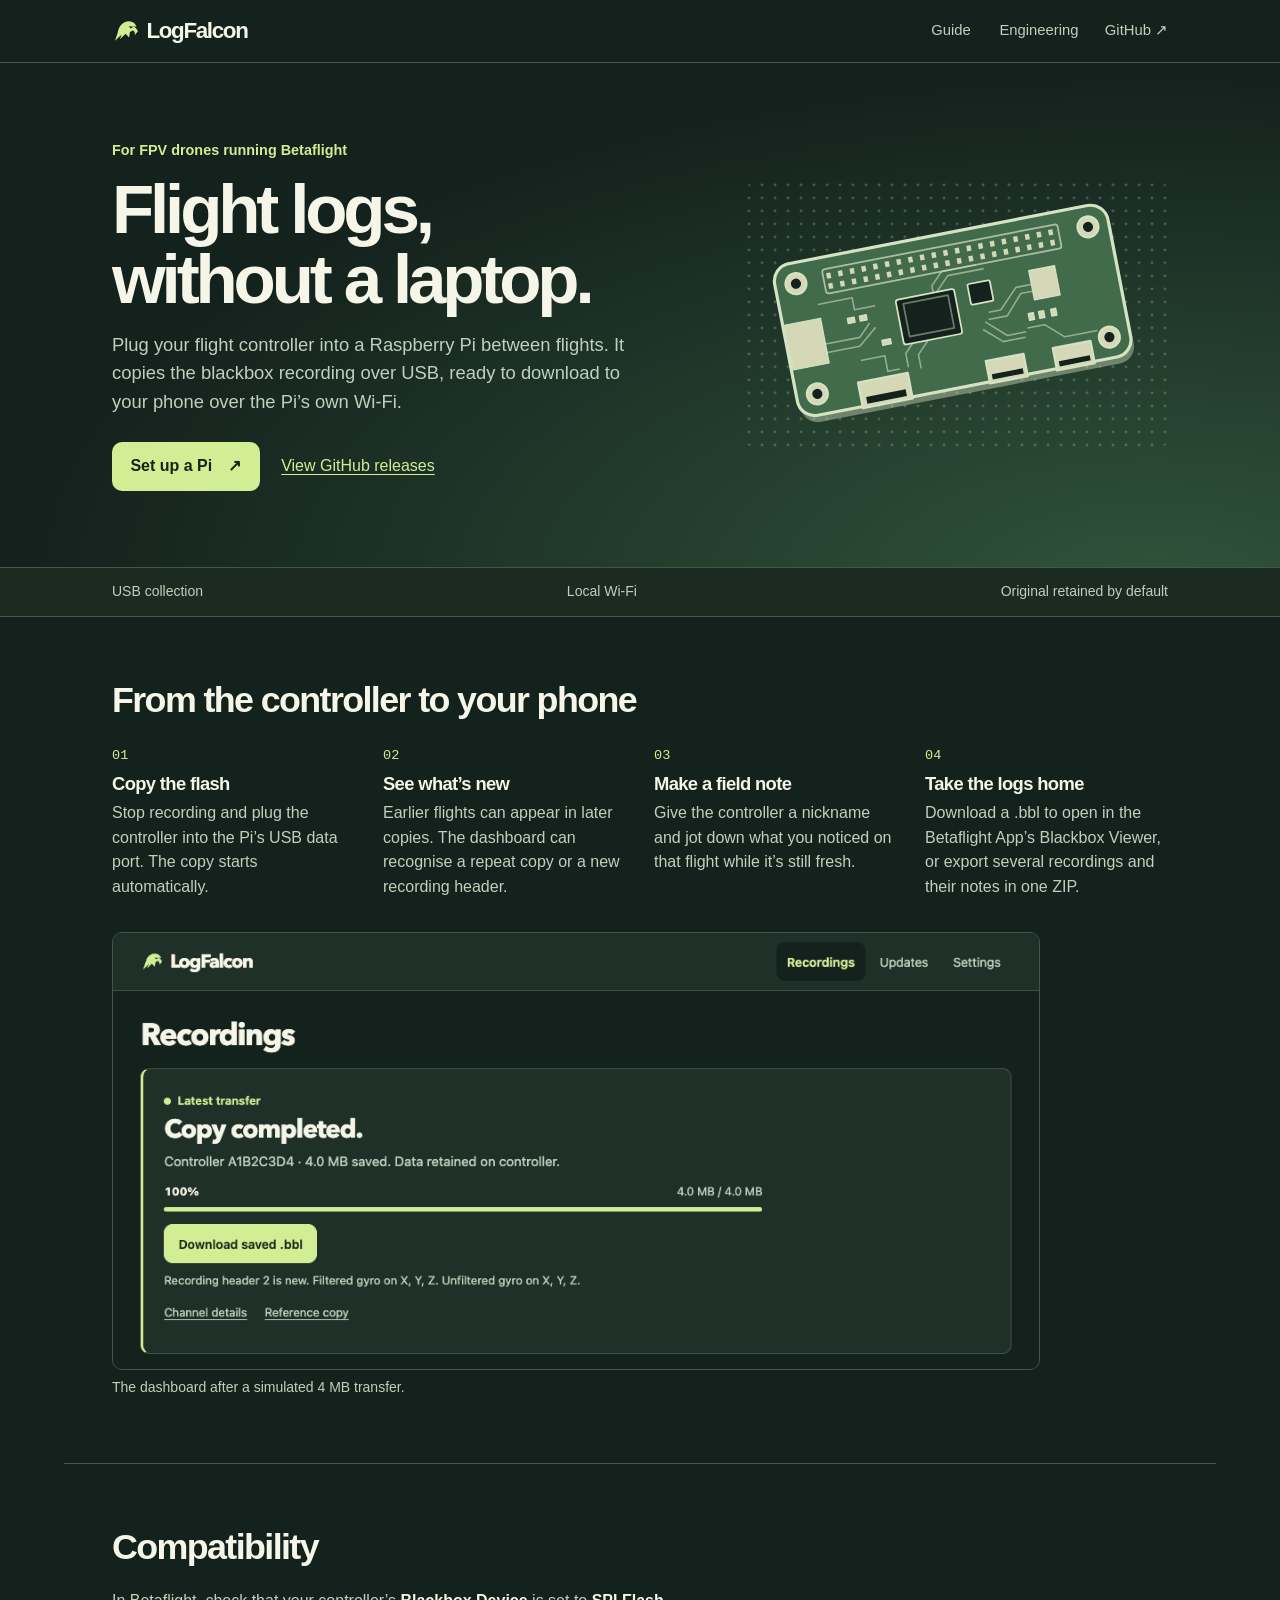
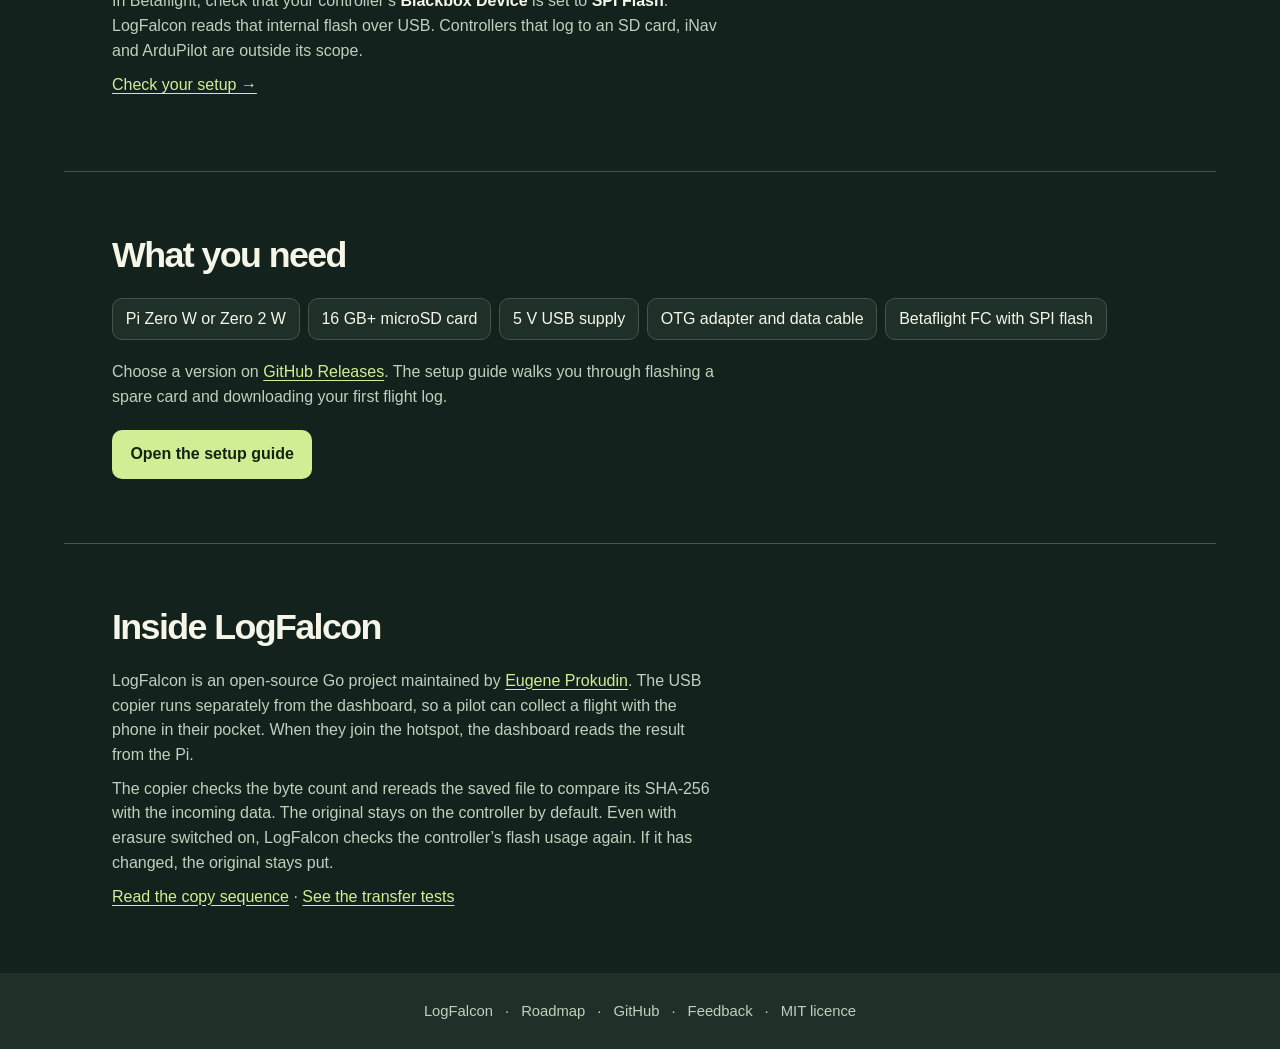
<file: docs/index.html>
<!DOCTYPE html>
<html lang="en">
<head>
  <meta charset="UTF-8">
  <meta name="viewport" content="width=device-width, initial-scale=1.0">
  <meta name="description" content="Collect blackbox logs from FPV drones running Betaflight. Copy them to a Raspberry Pi over USB and download them to your phone between flights.">
  <title>LogFalcon — Drone blackbox collection</title>
  <meta name="theme-color" content="#14221d">
  <link rel="icon" type="image/svg+xml" href="assets/favicon.svg">
  <link rel="stylesheet" href="styles.css">
</head>
<body>
  <nav aria-label="Main navigation">
    <a class="brand" href="index.html" aria-current="page"><img src="assets/logfalcon-mark.svg" width="28" height="28" alt="">LogFalcon</a>
    <div class="nav-right">
      <a class="nav-link" href="guide.html">Guide</a>
      <a class="nav-link" href="#engineering">Engineering</a>
      <a class="nav-link" href="https://github.com/proeugene/logfalcon">GitHub ↗</a>
    </div>
  </nav>
  <main>
    <section class="hero">
      <div class="hero-inner">
        <div class="hero-copy">
          <p class="eyebrow">For FPV drones running Betaflight</p>
          <h1>Flight logs,<br>without a laptop.</h1>
          <p class="hero-sub">Plug your flight controller into a Raspberry Pi between flights. It copies the blackbox recording over USB, ready to download to your phone over the Pi’s own Wi-Fi.</p>
          <div class="ctas">
            <a href="guide.html#setup" class="btn-primary">Set up a Pi <span aria-hidden="true">↗</span></a>
            <a href="https://github.com/proeugene/logfalcon/releases" class="text-link">View GitHub releases</a>
          </div>
        </div>
        <div class="board-plate"><img src="images/pi-zero.svg" width="224" height="130" alt="Illustration of a Pi Zero board with its two micro-USB ports"></div>
      </div>
      <ul class="hero-facts" aria-label="Collection features"><li>USB collection</li><li>Local Wi-Fi</li><li>Original retained by default</li></ul>
    </section>
    <section id="procedure" class="section">
      <h2 class="section-label">From the controller to your phone</h2>
      <div class="steps">
        <div class="step"><span class="step-num">01</span><h3 class="step-title">Copy the flash</h3><p class="step-body">Stop recording and plug the controller into the Pi’s USB data port. The copy starts automatically.</p></div>
        <div class="step"><span class="step-num">02</span><h3 class="step-title">See what’s new</h3><p class="step-body">Earlier flights can appear in later copies. The dashboard can recognise a repeat copy or a new recording header.</p></div>
        <div class="step"><span class="step-num">03</span><h3 class="step-title">Make a field note</h3><p class="step-body">Give the controller a nickname and jot down what you noticed on that flight while it’s still fresh.</p></div>
        <div class="step"><span class="step-num">04</span><h3 class="step-title">Take the logs home</h3><p class="step-body">Download a .bbl to open in the Betaflight App’s Blackbox Viewer, or export several recordings and their notes in one ZIP.</p></div>
      </div>
      <figure class="dashboard-preview">
        <a href="images/dashboard-preview.png" aria-label="View the sample dashboard at full size">
          <img src="images/dashboard-preview.png" width="1040" height="490" loading="lazy" alt="Completed copy showing 4 MB saved, data retained on the controller and a Download saved .bbl button">
        </a>
        <figcaption>The dashboard after a simulated 4 MB transfer.</figcaption>
      </figure>
    </section>
    <section class="section" id="compatibility">
      <h2 class="section-label">Compatibility</h2>
      <div class="compatibility-copy">
        <p>In Betaflight, check that your controller’s <strong>Blackbox Device</strong> is set to <strong>SPI Flash</strong>. LogFalcon reads that internal flash over USB. Controllers that log to an SD card, iNav and ArduPilot are outside its scope.</p>
      </div>
      <a class="text-link" href="guide.html#compatibility">Check your setup →</a>
    </section>
    <section class="section" id="setup">
      <h2 class="section-label">What you need</h2>
      <ul class="equipment-list">
        <li>Pi Zero W or Zero 2 W</li><li>16 GB+ microSD card</li><li>5 V USB supply</li><li>OTG adapter and data cable</li><li>Betaflight FC with SPI flash</li>
      </ul>
      <p class="section-intro">Choose a version on <a href="https://github.com/proeugene/logfalcon/releases">GitHub Releases</a>. The setup guide walks you through flashing a spare card and downloading your first flight log.</p>
      <a class="btn-primary" href="guide.html#setup">Open the setup guide</a>
    </section>
    <section class="section" id="engineering">
      <h2 class="section-label">Inside LogFalcon</h2>
      <div class="compatibility-copy">
        <p>LogFalcon is an open-source Go project maintained by <a href="https://github.com/proeugene">Eugene Prokudin</a>. The USB copier runs separately from the dashboard, so a pilot can collect a flight with the phone in their pocket. When they join the hotspot, the dashboard reads the result from the Pi.</p>
        <p>The copier checks the byte count and rereads the saved file to compare its SHA-256 with the incoming data. The original stays on the controller by default. Even with erasure switched on, LogFalcon checks the controller’s flash usage again. If it has changed, the original stays put.</p>
        <p><a href="https://github.com/proeugene/logfalcon/blob/main/docs/ARCHITECTURE.md#copy-and-recovery-ordering">Read the copy sequence</a> · <a href="https://github.com/proeugene/logfalcon/blob/main/internal/sync/transfer_test.go">See the transfer tests</a></p>
      </div>
    </section>
  </main>
  <footer>
    <span>LogFalcon</span><span class="footer-sep">·</span>
    <a href="roadmap.html">Roadmap</a><span class="footer-sep">·</span>
    <a href="https://github.com/proeugene/logfalcon">GitHub</a><span class="footer-sep">·</span>
    <a href="https://github.com/proeugene/logfalcon/issues">Feedback</a><span class="footer-sep">·</span>
    <a href="https://github.com/proeugene/logfalcon/blob/main/LICENSE">MIT licence</a>
  </footer>
</body>
</html>
</file>
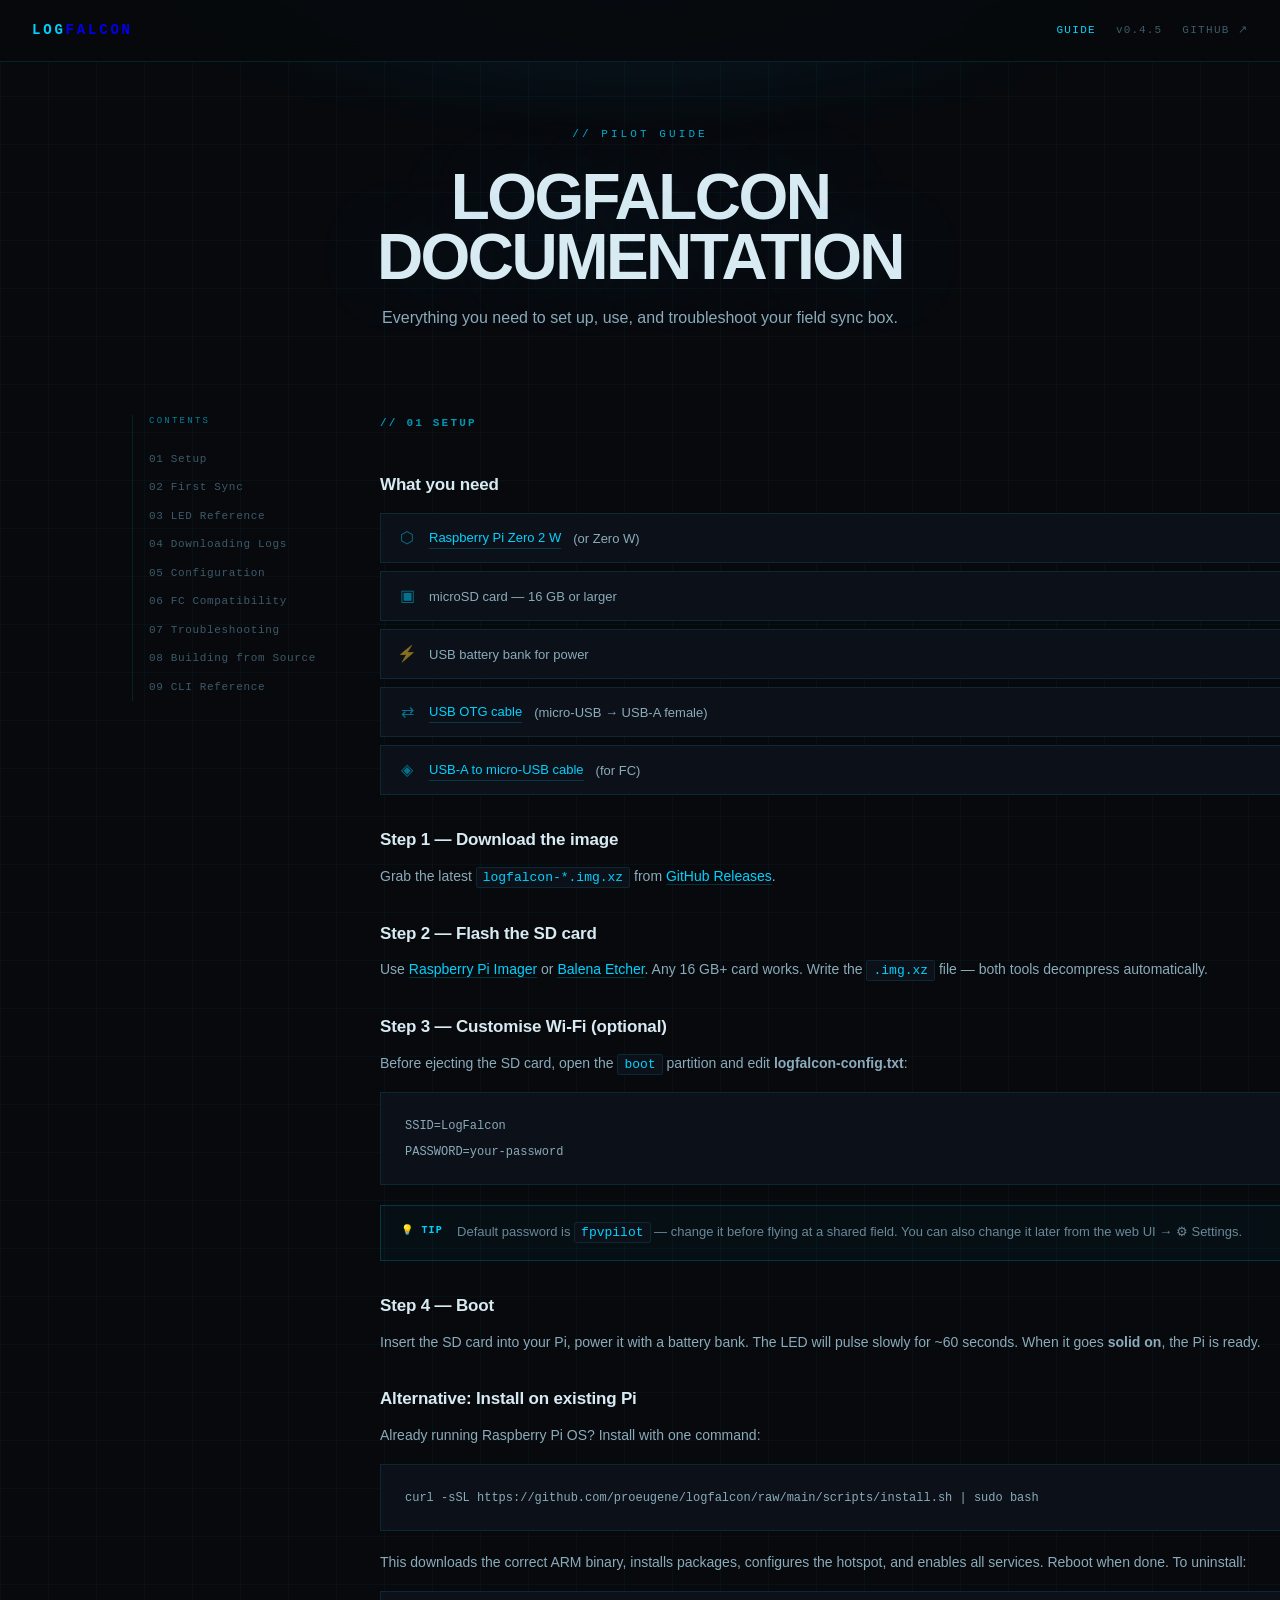
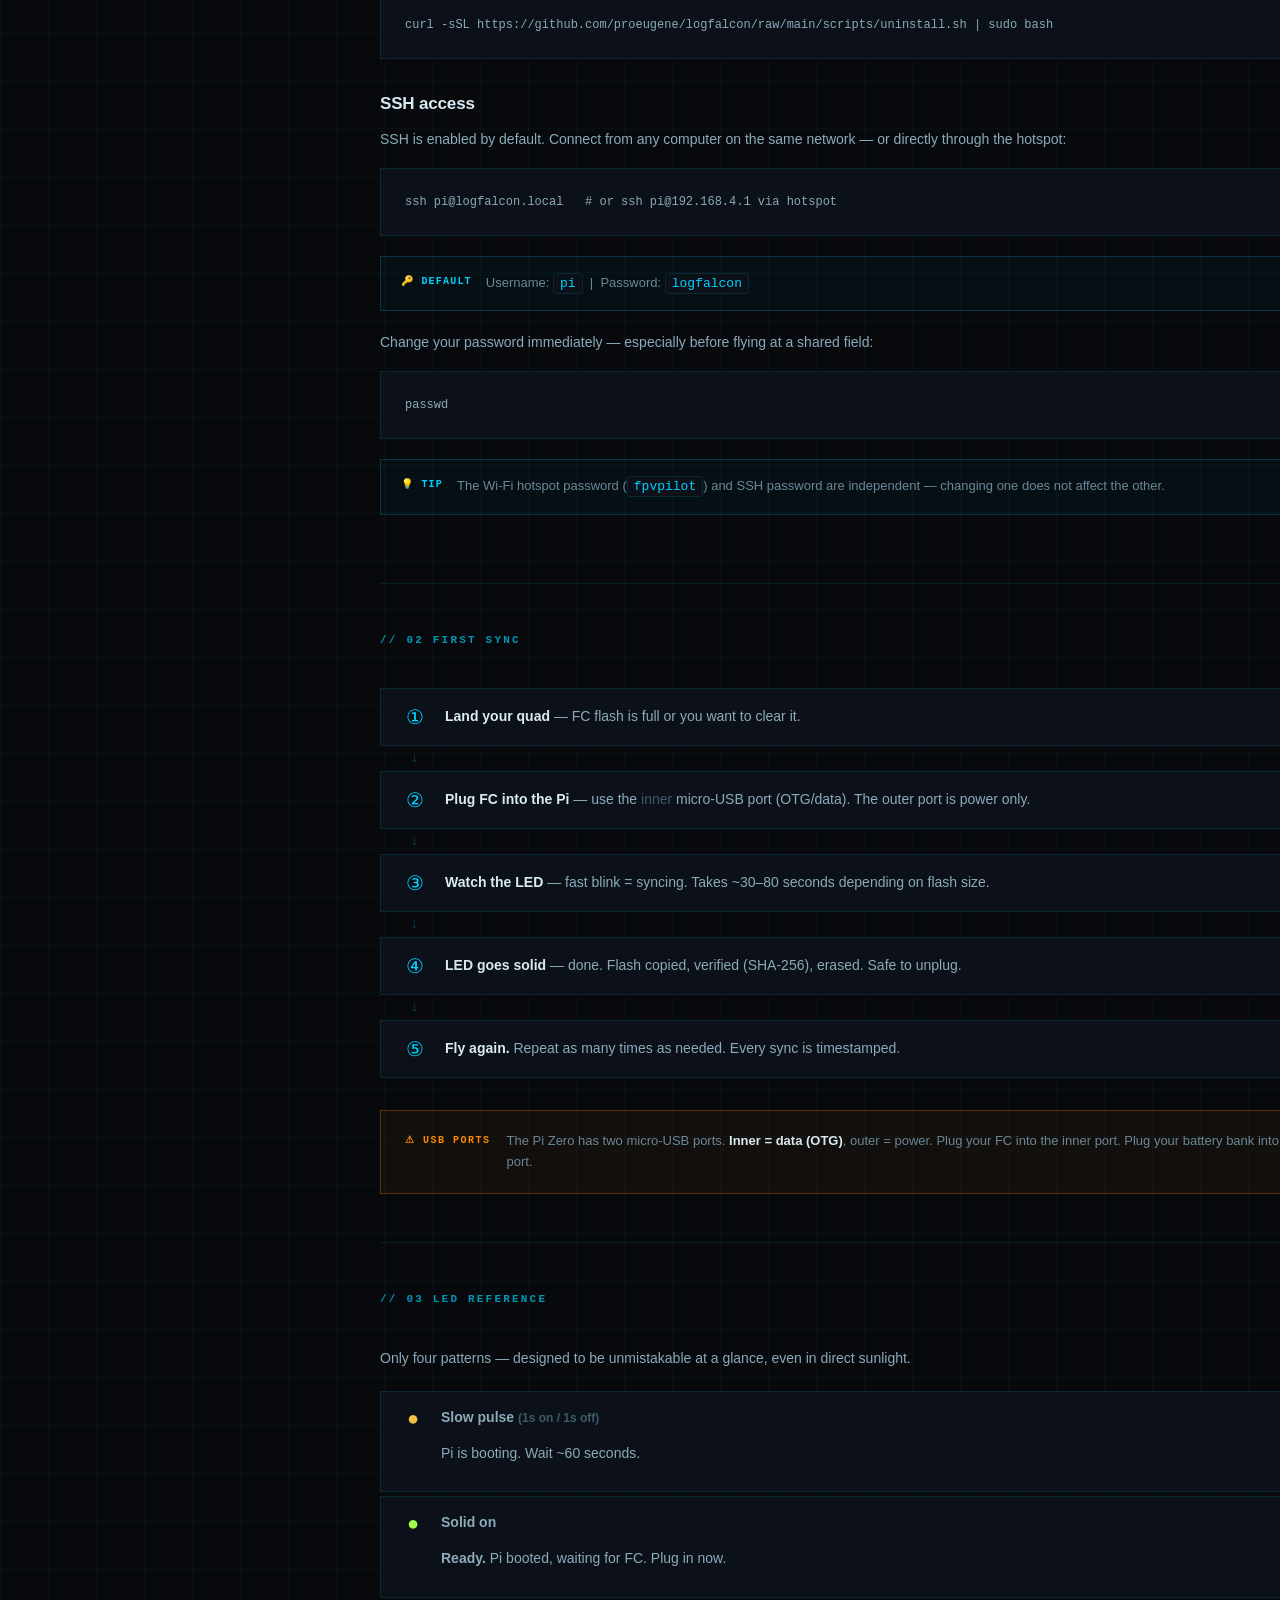
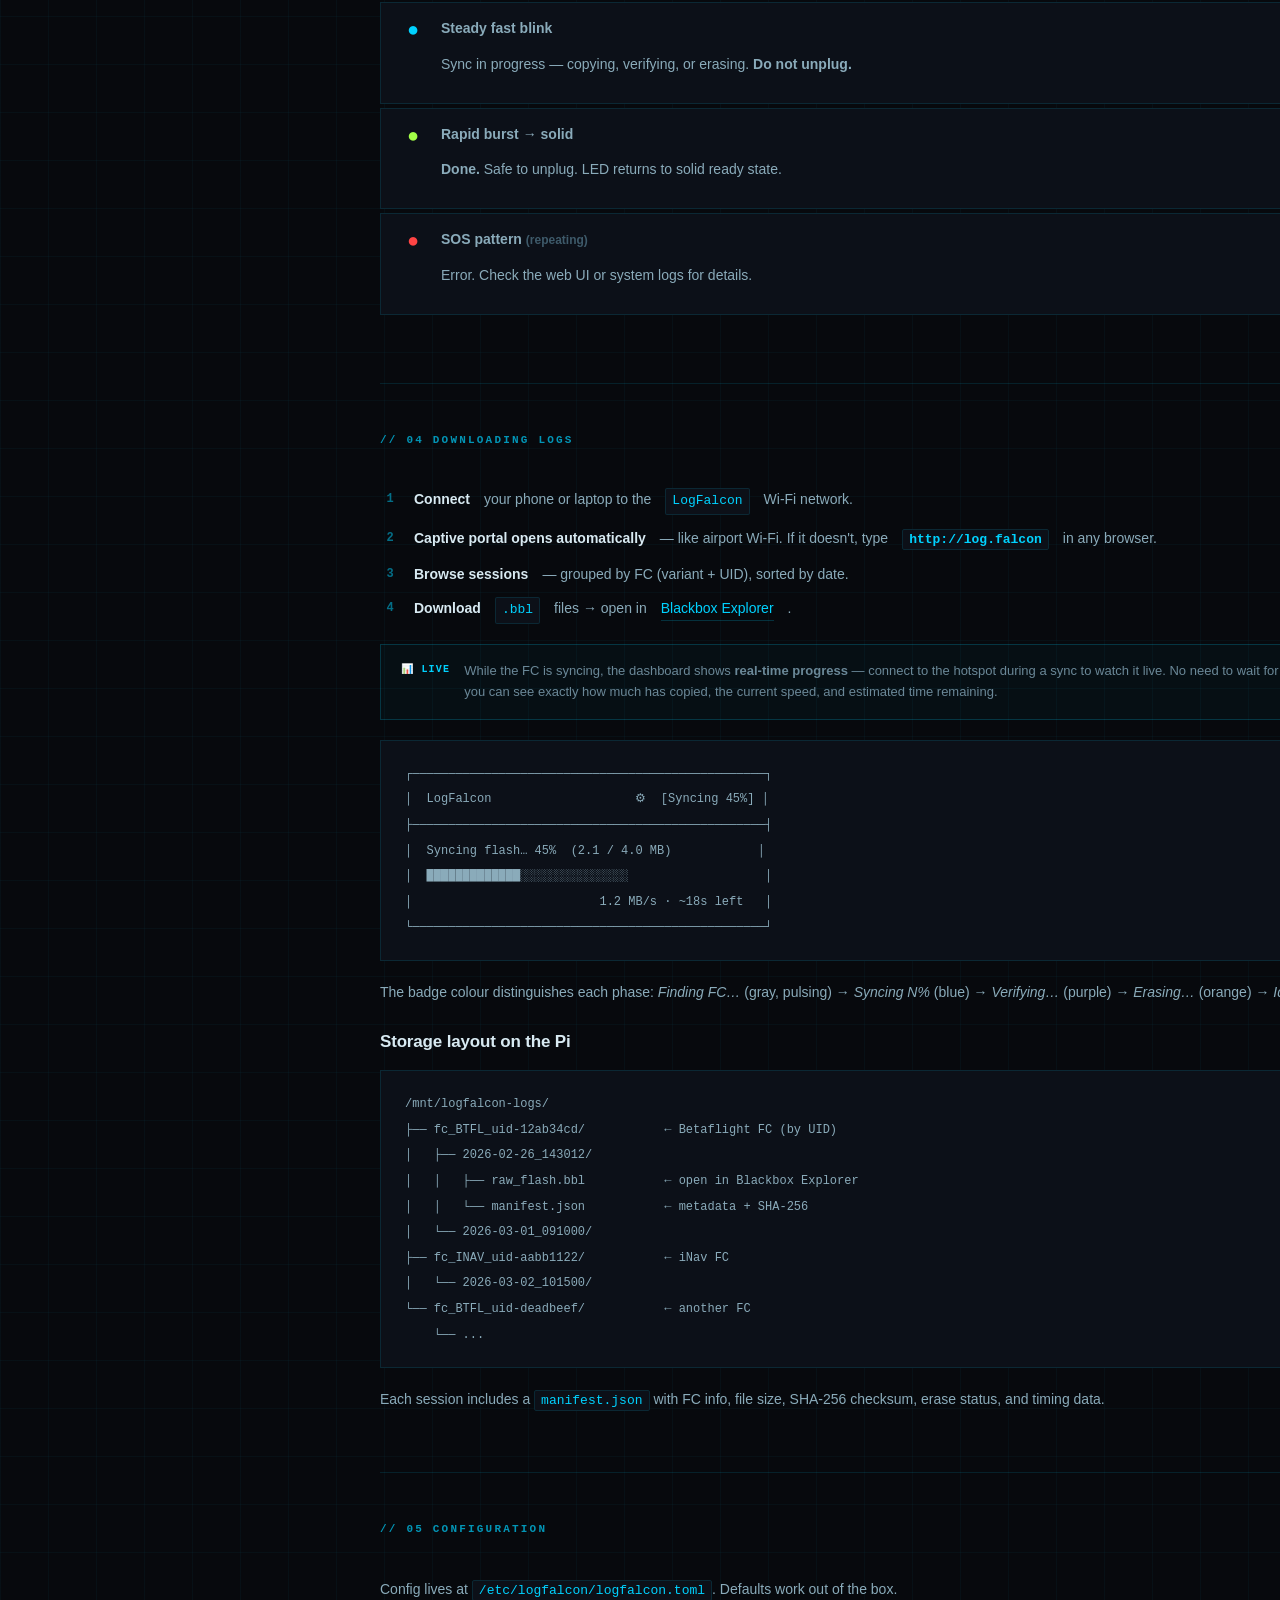
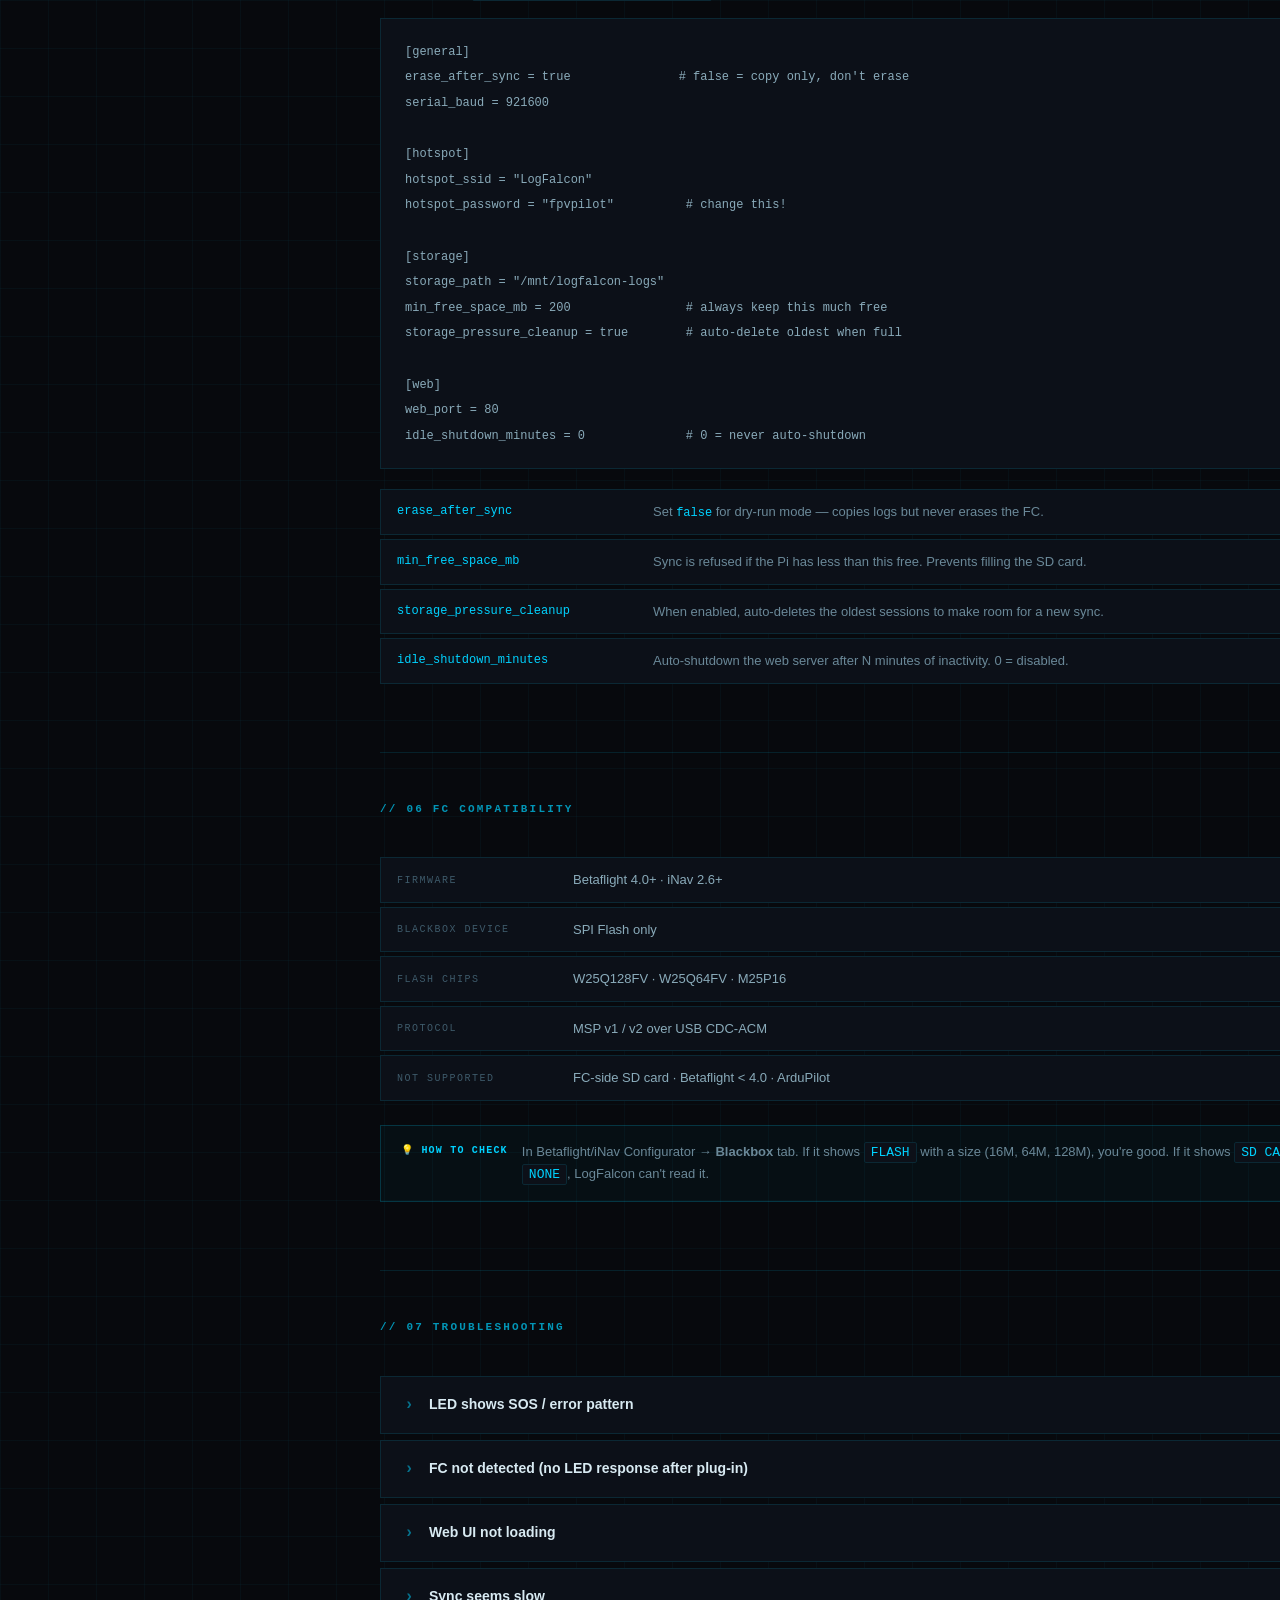
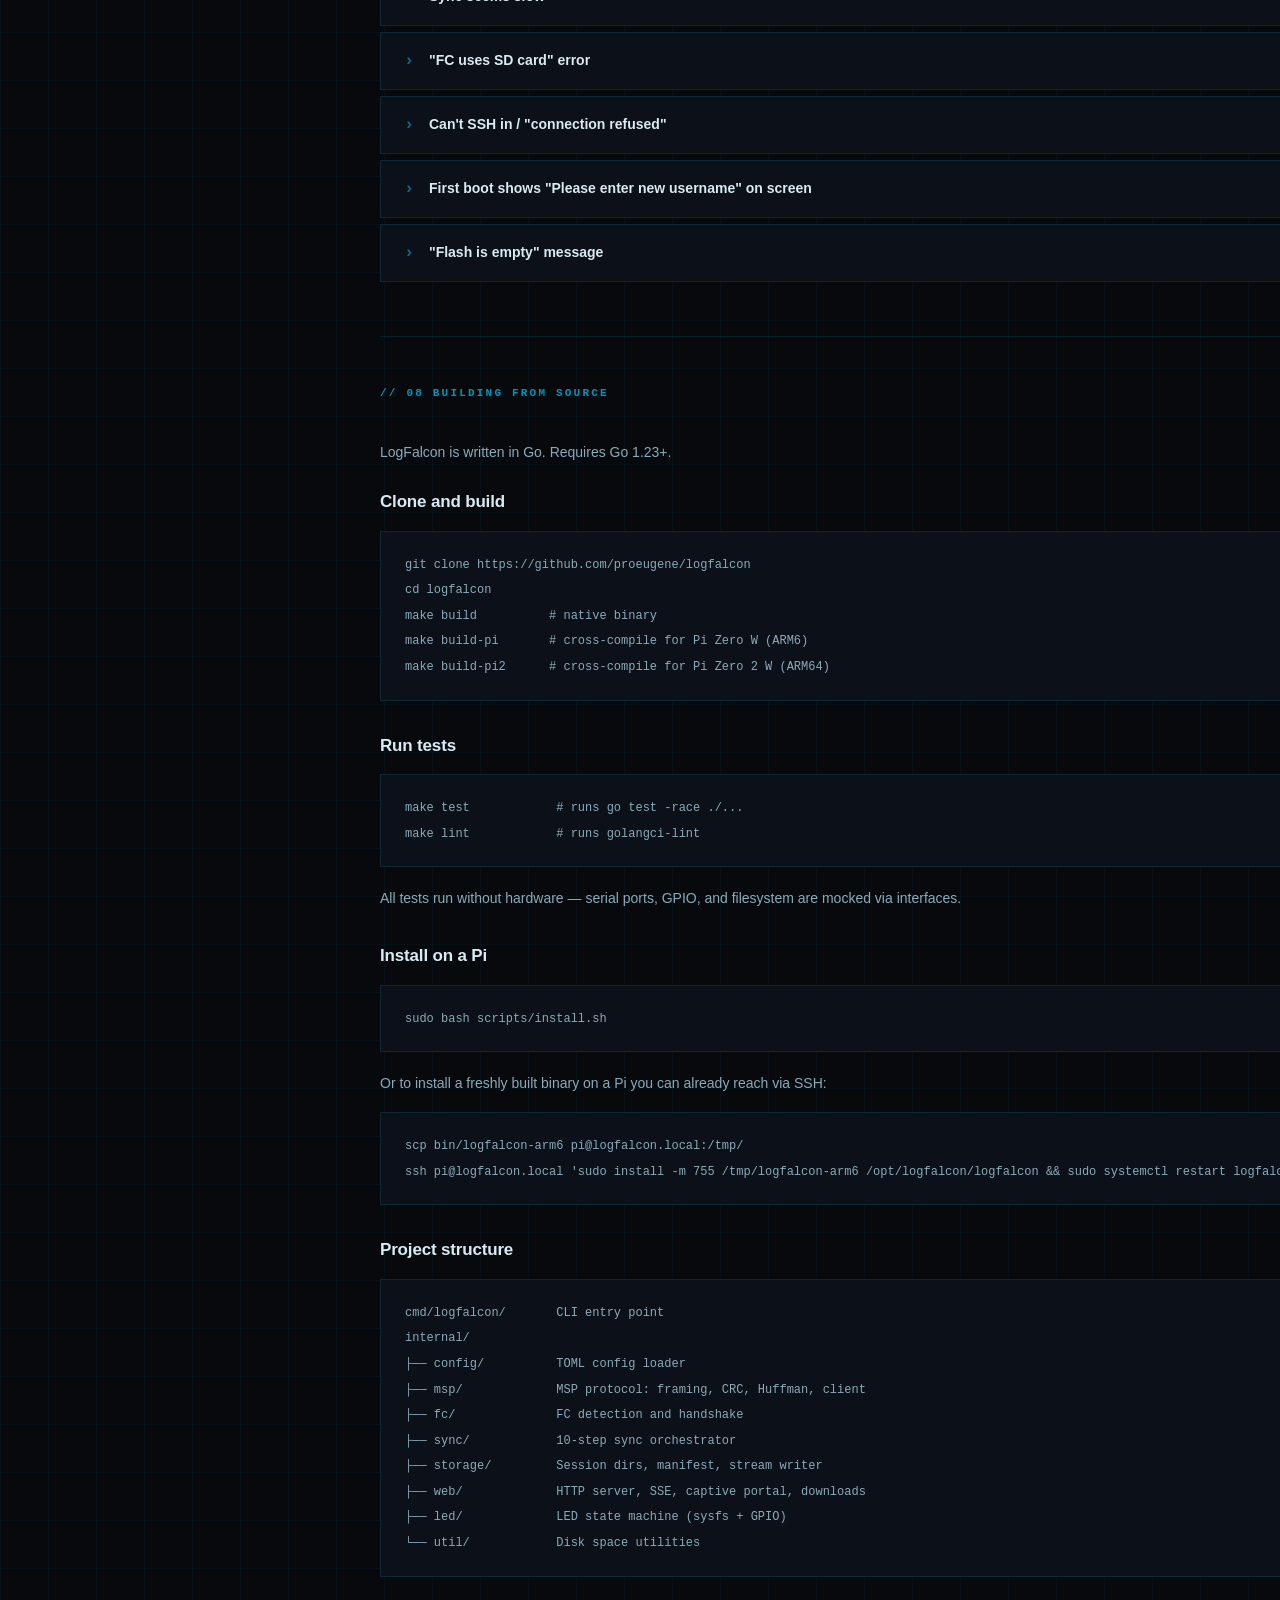
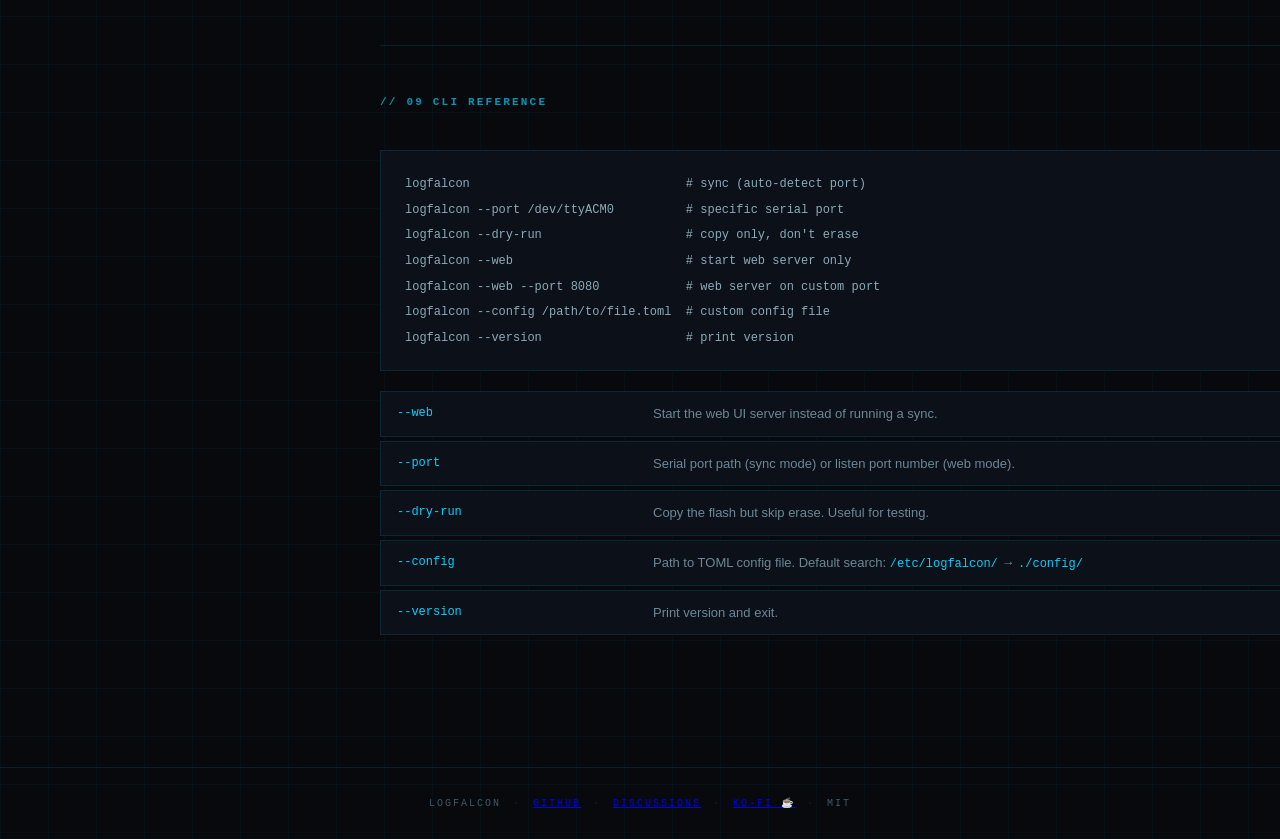
<file: guide.html>
<!DOCTYPE html>
<html lang="en">
<head>
  <meta charset="UTF-8">
  <meta name="viewport" content="width=device-width, initial-scale=1.0">
  <meta name="description" content="LogFalcon Guide — setup, usage, configuration, troubleshooting.">
  <title>LogFalcon — Guide</title>
  <link rel="stylesheet" href="styles.css">
  <link rel="stylesheet" href="guide.css">
</head>
<body>

  <div class="radar-bg"></div>

  <!-- NAV -->
  <nav>
    <a href="index.html" class="brand" style="text-decoration:none"><span class="brand-accent">LOG</span>FALCON</a>
    <div class="nav-right">
      <a class="nav-link active" href="guide.html">Guide</a>
      <span class="version">v0.4.5</span>
      <a class="nav-link" href="https://github.com/proeugene/logfalcon" target="_blank" rel="noopener">GitHub ↗</a>
    </div>
  </nav>

  <!-- HEADER -->
  <header class="guide-header">
    <p class="eyebrow">// PILOT GUIDE</p>
    <h1>LogFalcon<br>Documentation</h1>
    <p class="hero-sub">Everything you need to set up, use, and troubleshoot your field sync box.</p>
  </header>

  <!-- TABLE OF CONTENTS -->
  <div class="guide-body">
    <aside class="toc">
      <p class="toc-label">Contents</p>
      <a href="#setup">01 Setup</a>
      <a href="#first-sync">02 First Sync</a>
      <a href="#led-reference">03 LED Reference</a>
      <a href="#download-logs">04 Downloading Logs</a>
      <a href="#configuration">05 Configuration</a>
      <a href="#compatibility">06 FC Compatibility</a>
      <a href="#troubleshooting">07 Troubleshooting</a>
      <a href="#building">08 Building from Source</a>
      <a href="#cli">09 CLI Reference</a>
    </aside>

    <main class="guide-content">

      <!-- ===== SETUP ===== -->
      <section id="setup" class="doc-section">
        <h2 class="section-label">// 01 SETUP</h2>

        <h3>What you need</h3>
        <div class="parts-grid">
          <div class="part"><span class="part-icon">⬡</span> <a href="https://www.raspberrypi.com/products/raspberry-pi-zero-2-w/" target="_blank" rel="noopener">Raspberry Pi Zero 2 W</a> (or Zero W)</div>
          <div class="part"><span class="part-icon">▣</span> microSD card — 16 GB or larger</div>
          <div class="part"><span class="part-icon">⚡</span> USB battery bank for power</div>
          <div class="part"><span class="part-icon">⇄</span> <a href="https://www.amazon.com/s?k=micro+usb+otg+cable" target="_blank" rel="noopener">USB OTG cable</a> (micro-USB → USB-A female)</div>
          <div class="part"><span class="part-icon">◈</span> <a href="https://www.amazon.com/s?k=usb+a+to+micro+usb+short+cable" target="_blank" rel="noopener">USB-A to micro-USB cable</a> (for FC)</div>
        </div>

        <h3>Step 1 — Download the image</h3>
        <p>Grab the latest <code>logfalcon-*.img.xz</code> from
          <a href="https://github.com/proeugene/logfalcon/releases/latest" target="_blank" rel="noopener">GitHub Releases</a>.
        </p>

        <h3>Step 2 — Flash the SD card</h3>
        <p>Use <a href="https://www.raspberrypi.com/software/" target="_blank" rel="noopener">Raspberry Pi Imager</a> or
          <a href="https://etcher.balena.io/" target="_blank" rel="noopener">Balena Etcher</a>.
          Any 16 GB+ card works. Write the <code>.img.xz</code> file — both tools decompress automatically.</p>

        <h3>Step 3 — Customise Wi-Fi (optional)</h3>
        <p>Before ejecting the SD card, open the <code>boot</code> partition and edit <strong>logfalcon-config.txt</strong>:</p>
        <pre><code>SSID=LogFalcon
PASSWORD=your-password</code></pre>
        <div class="info-box">
          <span class="info-badge">💡 TIP</span>
          <span>Default password is <code>fpvpilot</code> — change it before flying at a shared field.
            You can also change it later from the web UI → ⚙ Settings.</span>
        </div>

        <h3>Step 4 — Boot</h3>
        <p>Insert the SD card into your Pi, power it with a battery bank. The LED will pulse slowly for ~60 seconds.
          When it goes <strong>solid on</strong>, the Pi is ready.</p>

        <h3>Alternative: Install on existing Pi</h3>
        <p>Already running Raspberry Pi OS? Install with one command:</p>
        <pre><code>curl -sSL https://github.com/proeugene/logfalcon/raw/main/scripts/install.sh | sudo bash</code></pre>
        <p>This downloads the correct ARM binary, installs packages, configures the hotspot, and enables all services.
          Reboot when done. To uninstall:</p>
        <pre><code>curl -sSL https://github.com/proeugene/logfalcon/raw/main/scripts/uninstall.sh | sudo bash</code></pre>

        <h3>SSH access</h3>
        <p>SSH is enabled by default. Connect from any computer on the same network — or directly through the hotspot:</p>
        <pre><code>ssh pi@logfalcon.local   # or ssh pi@192.168.4.1 via hotspot</code></pre>
        <div class="info-box">
          <span class="info-badge">🔑 DEFAULT</span>
          <span>Username: <code>pi</code> &nbsp;|&nbsp; Password: <code>logfalcon</code></span>
        </div>
        <p>Change your password immediately — especially before flying at a shared field:</p>
        <pre><code>passwd</code></pre>
        <div class="info-box">
          <span class="info-badge">💡 TIP</span>
          <span>The Wi-Fi hotspot password (<code>fpvpilot</code>) and SSH password are independent — changing one does not affect the other.</span>
        </div>
      </section>

      <!-- ===== FIRST SYNC ===== -->
      <section id="first-sync" class="doc-section">
        <h2 class="section-label">// 02 FIRST SYNC</h2>

        <div class="flow-diagram">
          <div class="flow-step">
            <span class="flow-num">①</span>
            <p><strong>Land your quad</strong> — FC flash is full or you want to clear it.</p>
          </div>
          <div class="flow-arrow">↓</div>
          <div class="flow-step">
            <span class="flow-num">②</span>
            <p><strong>Plug FC into the Pi</strong> — use the <em>inner</em> micro-USB port (OTG/data).
              The outer port is power only.</p>
          </div>
          <div class="flow-arrow">↓</div>
          <div class="flow-step">
            <span class="flow-num">③</span>
            <p><strong>Watch the LED</strong> — fast blink = syncing. Takes ~30–80 seconds depending on flash size.</p>
          </div>
          <div class="flow-arrow">↓</div>
          <div class="flow-step">
            <span class="flow-num">④</span>
            <p><strong>LED goes solid</strong> — done. Flash copied, verified (SHA-256), erased. Safe to unplug.</p>
          </div>
          <div class="flow-arrow">↓</div>
          <div class="flow-step">
            <span class="flow-num">⑤</span>
            <p><strong>Fly again.</strong> Repeat as many times as needed. Every sync is timestamped.</p>
          </div>
        </div>

        <div class="warn-bar" style="margin-top:32px">
          <span class="warn-badge">⚠ USB PORTS</span>
          <span class="warn-text">The Pi Zero has two micro-USB ports. <strong>Inner = data (OTG)</strong>, outer = power.
            Plug your FC into the inner port. Plug your battery bank into the outer port.</span>
        </div>
      </section>

      <!-- ===== LED REFERENCE ===== -->
      <section id="led-reference" class="doc-section">
        <h2 class="section-label">// 03 LED REFERENCE</h2>
        <p>Only four patterns — designed to be unmistakable at a glance, even in direct sunlight.</p>

        <div class="led-grid">
          <div class="led-row">
            <span class="led-icon booting">●</span>
            <div>
              <p class="led-name">Slow pulse <span class="muted">(1s on / 1s off)</span></p>
              <p class="led-desc">Pi is booting. Wait ~60 seconds.</p>
            </div>
          </div>
          <div class="led-row">
            <span class="led-icon ready">●</span>
            <div>
              <p class="led-name">Solid on</p>
              <p class="led-desc"><strong>Ready.</strong> Pi booted, waiting for FC. Plug in now.</p>
            </div>
          </div>
          <div class="led-row">
            <span class="led-icon syncing">●</span>
            <div>
              <p class="led-name">Steady fast blink</p>
              <p class="led-desc">Sync in progress — copying, verifying, or erasing. <strong>Do not unplug.</strong></p>
            </div>
          </div>
          <div class="led-row">
            <span class="led-icon done">●</span>
            <div>
              <p class="led-name">Rapid burst → solid</p>
              <p class="led-desc"><strong>Done.</strong> Safe to unplug. LED returns to solid ready state.</p>
            </div>
          </div>
          <div class="led-row">
            <span class="led-icon error">●</span>
            <div>
              <p class="led-name">SOS pattern <span class="muted">(repeating)</span></p>
              <p class="led-desc">Error. Check the web UI or system logs for details.</p>
            </div>
          </div>
        </div>
      </section>

      <!-- ===== DOWNLOADING LOGS ===== -->
      <section id="download-logs" class="doc-section">
        <h2 class="section-label">// 04 DOWNLOADING LOGS</h2>

        <ol class="numbered-list">
          <li><strong>Connect</strong> your phone or laptop to the <code>LogFalcon</code> Wi-Fi network.</li>
          <li><strong>Captive portal opens automatically</strong> — like airport Wi-Fi. If it doesn't, type
            <strong><code>http://log.falcon</code></strong> in any browser.</li>
          <li><strong>Browse sessions</strong> — grouped by FC (variant + UID), sorted by date.</li>
          <li><strong>Download</strong> <code>.bbl</code> files → open in
            <a href="https://github.com/betaflight/blackbox-log-viewer" target="_blank" rel="noopener">Blackbox Explorer</a>.</li>
        </ol>

        <div class="info-box" style="margin-top:20px;">
          <span class="info-badge">📊 LIVE</span>
          <span>While the FC is syncing, the dashboard shows <strong>real-time progress</strong> — connect to the hotspot during a sync to watch it live. No need to wait for the LED; you can see exactly how much has copied, the current speed, and estimated time remaining.</span>
        </div>
        <pre><code>┌─────────────────────────────────────────────────┐
│  LogFalcon                    ⚙  [Syncing 45%] │
├─────────────────────────────────────────────────┤
│  Syncing flash… 45%  (2.1 / 4.0 MB)            │
│  █████████████░░░░░░░░░░░░░░░                   │
│                          1.2 MB/s · ~18s left   │
└─────────────────────────────────────────────────┘</code></pre>
        <p>The badge colour distinguishes each phase: <em>Finding FC…</em> (gray, pulsing) → <em>Syncing N%</em> (blue) → <em>Verifying…</em> (purple) → <em>Erasing…</em> (orange) → <em>Idle</em> (dim).</p>

        <h3>Storage layout on the Pi</h3>
        <pre><code>/mnt/logfalcon-logs/
├── fc_BTFL_uid-12ab34cd/           ← Betaflight FC (by UID)
│   ├── 2026-02-26_143012/
│   │   ├── raw_flash.bbl           ← open in Blackbox Explorer
│   │   └── manifest.json           ← metadata + SHA-256
│   └── 2026-03-01_091000/
├── fc_INAV_uid-aabb1122/           ← iNav FC
│   └── 2026-03-02_101500/
└── fc_BTFL_uid-deadbeef/           ← another FC
    └── ...</code></pre>

        <p>Each session includes a <code>manifest.json</code> with FC info, file size, SHA-256 checksum, erase status, and timing data.</p>
      </section>

      <!-- ===== CONFIGURATION ===== -->
      <section id="configuration" class="doc-section">
        <h2 class="section-label">// 05 CONFIGURATION</h2>

        <p>Config lives at <code>/etc/logfalcon/logfalcon.toml</code>. Defaults work out of the box.</p>

        <pre><code>[general]
erase_after_sync = true               # false = copy only, don't erase
serial_baud = 921600

[hotspot]
hotspot_ssid = "LogFalcon"
hotspot_password = "fpvpilot"          # change this!

[storage]
storage_path = "/mnt/logfalcon-logs"
min_free_space_mb = 200                # always keep this much free
storage_pressure_cleanup = true        # auto-delete oldest when full

[web]
web_port = 80
idle_shutdown_minutes = 0              # 0 = never auto-shutdown</code></pre>

        <div class="config-table">
          <div class="config-row">
            <code>erase_after_sync</code>
            <span>Set <code>false</code> for dry-run mode — copies logs but never erases the FC.</span>
          </div>
          <div class="config-row">
            <code>min_free_space_mb</code>
            <span>Sync is refused if the Pi has less than this free. Prevents filling the SD card.</span>
          </div>
          <div class="config-row">
            <code>storage_pressure_cleanup</code>
            <span>When enabled, auto-deletes the oldest sessions to make room for a new sync.</span>
          </div>
          <div class="config-row">
            <code>idle_shutdown_minutes</code>
            <span>Auto-shutdown the web server after N minutes of inactivity. 0 = disabled.</span>
          </div>
        </div>
      </section>

      <!-- ===== COMPATIBILITY ===== -->
      <section id="compatibility" class="doc-section">
        <h2 class="section-label">// 06 FC COMPATIBILITY</h2>

        <div class="compat-grid">
          <div class="compat-item">
            <span class="compat-key">Firmware</span>
            <span class="compat-val">Betaflight 4.0+ · iNav 2.6+</span>
          </div>
          <div class="compat-item">
            <span class="compat-key">Blackbox device</span>
            <span class="compat-val accent">SPI Flash only</span>
          </div>
          <div class="compat-item">
            <span class="compat-key">Flash chips</span>
            <span class="compat-val">W25Q128FV · W25Q64FV · M25P16</span>
          </div>
          <div class="compat-item">
            <span class="compat-key">Protocol</span>
            <span class="compat-val">MSP v1 / v2 over USB CDC-ACM</span>
          </div>
          <div class="compat-item">
            <span class="compat-key">Not supported</span>
            <span class="compat-val warn">FC-side SD card · Betaflight &lt; 4.0 · ArduPilot</span>
          </div>
        </div>

        <div class="info-box" style="margin-top:24px">
          <span class="info-badge">💡 HOW TO CHECK</span>
          <span>In Betaflight/iNav Configurator → <strong>Blackbox</strong> tab. If it shows <code>FLASH</code> with
            a size (16M, 64M, 128M), you're good. If it shows <code>SD CARD</code> or <code>NONE</code>,
            LogFalcon can't read it.</span>
        </div>
      </section>

      <!-- ===== TROUBLESHOOTING ===== -->
      <section id="troubleshooting" class="doc-section">
        <h2 class="section-label">// 07 TROUBLESHOOTING</h2>

        <details class="faq">
          <summary>LED shows SOS / error pattern</summary>
          <div class="faq-body">
            <p>Check the sync service log:</p>
            <pre><code>journalctl -u "logfalcon@ttyACM0" -n 50</code></pre>
            <p>Common causes: bad USB cable, unsupported FC variant, FC not in MSP mode.</p>
          </div>
        </details>

        <details class="faq">
          <summary>FC not detected (no LED response after plug-in)</summary>
          <div class="faq-body">
            <ul>
              <li>Make sure you're using the Pi's <strong>inner</strong> micro-USB port (OTG), not the power port.</li>
              <li>Confirm your FC shows up as a serial port on a normal PC: <code>/dev/ttyACM0</code> (STM32) or <code>/dev/ttyUSB0</code> (CP2102/CH340).</li>
              <li>Check the FC USB chip: <code>lsusb</code> — look for VID <code>0483</code> (STM32), <code>10c4</code> (CP2102), or <code>1a86</code> (CH340). All three are supported.</li>
              <li>Try a shorter or better-quality USB cable.</li>
            </ul>
          </div>
        </details>

        <details class="faq">
          <summary>Web UI not loading</summary>
          <div class="faq-body">
            <pre><code>journalctl -u logfalcon-web -f</code></pre>
            <p>If the page won't load, try <strong><code>http://log.falcon</code></strong> or <code>http://192.168.4.1</code> directly.</p>
          </div>
        </details>

        <details class="faq">
          <summary>Sync seems slow</summary>
          <div class="faq-body">
            <p>The Pi Zero W's single-core CPU is the bottleneck. Typical times:</p>
            <div class="timing-table">
              <div class="timing-row"><span>1 MB</span><span>~10–20s</span></div>
              <div class="timing-row"><span>2 MB</span><span>~30–40s</span></div>
              <div class="timing-row"><span>4 MB</span><span>~50–80s</span></div>
            </div>
            <p>Pi Zero <strong>2</strong> W is about 2× faster. Also try a shorter USB cable.</p>
          </div>
        </details>

        <details class="faq">
          <summary>"FC uses SD card" error</summary>
          <div class="faq-body">
            <p>Your FC logs to an SD card, not internal flash. MSP can't read FC-side SD cards.</p>
            <p>In Configurator, set <strong>Blackbox Device = SPI Flash</strong>, or remove the FC's SD card and read it directly.</p>
          </div>
        </details>

        <details class="faq">
          <summary>Can't SSH in / "connection refused"</summary>
          <div class="faq-body">
            <p>SSH is enabled by default. Default credentials: user <code>pi</code>, password <code>logfalcon</code>.</p>
            <pre><code>ssh pi@logfalcon.local   # or ssh pi@192.168.4.1 via hotspot</code></pre>
            <p>If SSH is not responding, re-enable it from the Pi console:</p>
            <pre><code>sudo systemctl enable ssh --now</code></pre>
          </div>
        </details>

        <details class="faq">
          <summary>First boot shows "Please enter new username" on screen</summary>
          <div class="faq-body">
            <p>This shouldn't happen with the LogFalcon image — the <code>pi</code> user is pre-configured and the first-boot wizard is disabled. If you see it, enter username <code>pi</code> and password <code>logfalcon</code>. Then verify you used the correct <code>logfalcon-*.img.xz</code> image from GitHub Releases.</p>
          </div>
        </details>

        <details class="faq">
          <summary>"Flash is empty" message</summary>
          <div class="faq-body">
            <p>The FC flash has no data to sync. This is normal if you already synced or never flew with logging enabled.</p>
            <p>Verify in Configurator that <strong>Blackbox Logging</strong> is enabled and fly a pack first.</p>
          </div>
        </details>
      </section>

      <!-- ===== BUILDING FROM SOURCE ===== -->
      <section id="building" class="doc-section">
        <h2 class="section-label">// 08 BUILDING FROM SOURCE</h2>

        <p>LogFalcon is written in Go. Requires Go 1.23+.</p>

        <h3>Clone and build</h3>
        <pre><code>git clone https://github.com/proeugene/logfalcon
cd logfalcon
make build          # native binary
make build-pi       # cross-compile for Pi Zero W (ARM6)
make build-pi2      # cross-compile for Pi Zero 2 W (ARM64)</code></pre>

        <h3>Run tests</h3>
        <pre><code>make test            # runs go test -race ./...
make lint            # runs golangci-lint</code></pre>
        <p>All tests run without hardware — serial ports, GPIO, and filesystem are mocked via interfaces.</p>

        <h3>Install on a Pi</h3>
        <pre><code>sudo bash scripts/install.sh</code></pre>
        <p>Or to install a freshly built binary on a Pi you can already reach via SSH:</p>
        <pre><code>scp bin/logfalcon-arm6 pi@logfalcon.local:/tmp/
ssh pi@logfalcon.local 'sudo install -m 755 /tmp/logfalcon-arm6 /opt/logfalcon/logfalcon && sudo systemctl restart logfalcon-web'</code></pre>

        <h3>Project structure</h3>
        <pre><code>cmd/logfalcon/       CLI entry point
internal/
├── config/          TOML config loader
├── msp/             MSP protocol: framing, CRC, Huffman, client
├── fc/              FC detection and handshake
├── sync/            10-step sync orchestrator
├── storage/         Session dirs, manifest, stream writer
├── web/             HTTP server, SSE, captive portal, downloads
├── led/             LED state machine (sysfs + GPIO)
└── util/            Disk space utilities</code></pre>
      </section>

      <!-- ===== CLI ===== -->
      <section id="cli" class="doc-section">
        <h2 class="section-label">// 09 CLI REFERENCE</h2>

        <pre><code>logfalcon                              # sync (auto-detect port)
logfalcon --port /dev/ttyACM0          # specific serial port
logfalcon --dry-run                    # copy only, don't erase
logfalcon --web                        # start web server only
logfalcon --web --port 8080            # web server on custom port
logfalcon --config /path/to/file.toml  # custom config file
logfalcon --version                    # print version</code></pre>

        <div class="config-table">
          <div class="config-row">
            <code>--web</code>
            <span>Start the web UI server instead of running a sync.</span>
          </div>
          <div class="config-row">
            <code>--port</code>
            <span>Serial port path (sync mode) or listen port number (web mode).</span>
          </div>
          <div class="config-row">
            <code>--dry-run</code>
            <span>Copy the flash but skip erase. Useful for testing.</span>
          </div>
          <div class="config-row">
            <code>--config</code>
            <span>Path to TOML config file. Default search: <code>/etc/logfalcon/</code> → <code>./config/</code></span>
          </div>
          <div class="config-row">
            <code>--version</code>
            <span>Print version and exit.</span>
          </div>
        </div>
      </section>

    </main>
  </div>

  <footer>
    <span>LOGFALCON</span>
    <span class="footer-sep">·</span>
    <a href="https://github.com/proeugene/logfalcon" target="_blank" rel="noopener">GITHUB</a>
    <span class="footer-sep">·</span>
    <a href="https://github.com/proeugene/logfalcon/discussions" target="_blank" rel="noopener">DISCUSSIONS</a>
    <span class="footer-sep">·</span>
    <a href="https://ko-fi.com/logfalcon" target="_blank" rel="noopener">KO-FI ☕</a>
    <span class="footer-sep">·</span>
    <span>MIT</span>
  </footer>

</body>
</html>
</file>
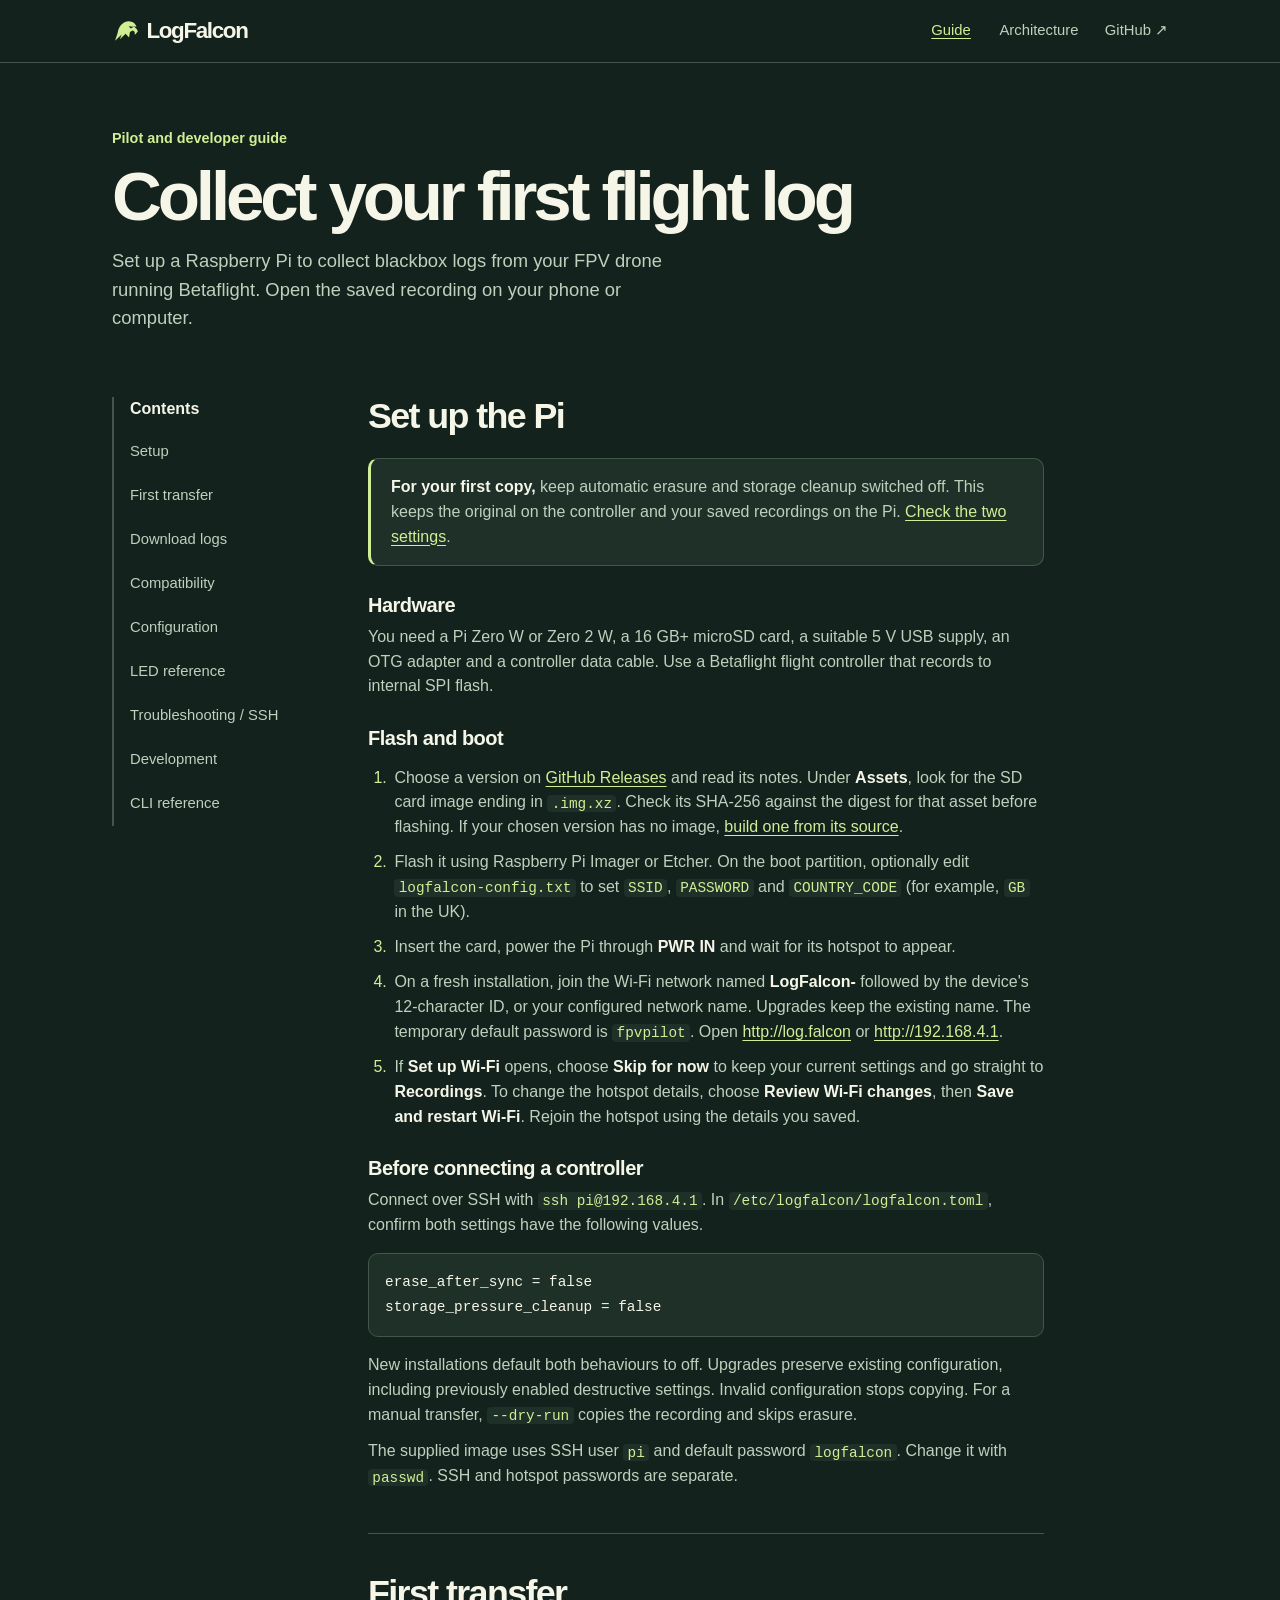
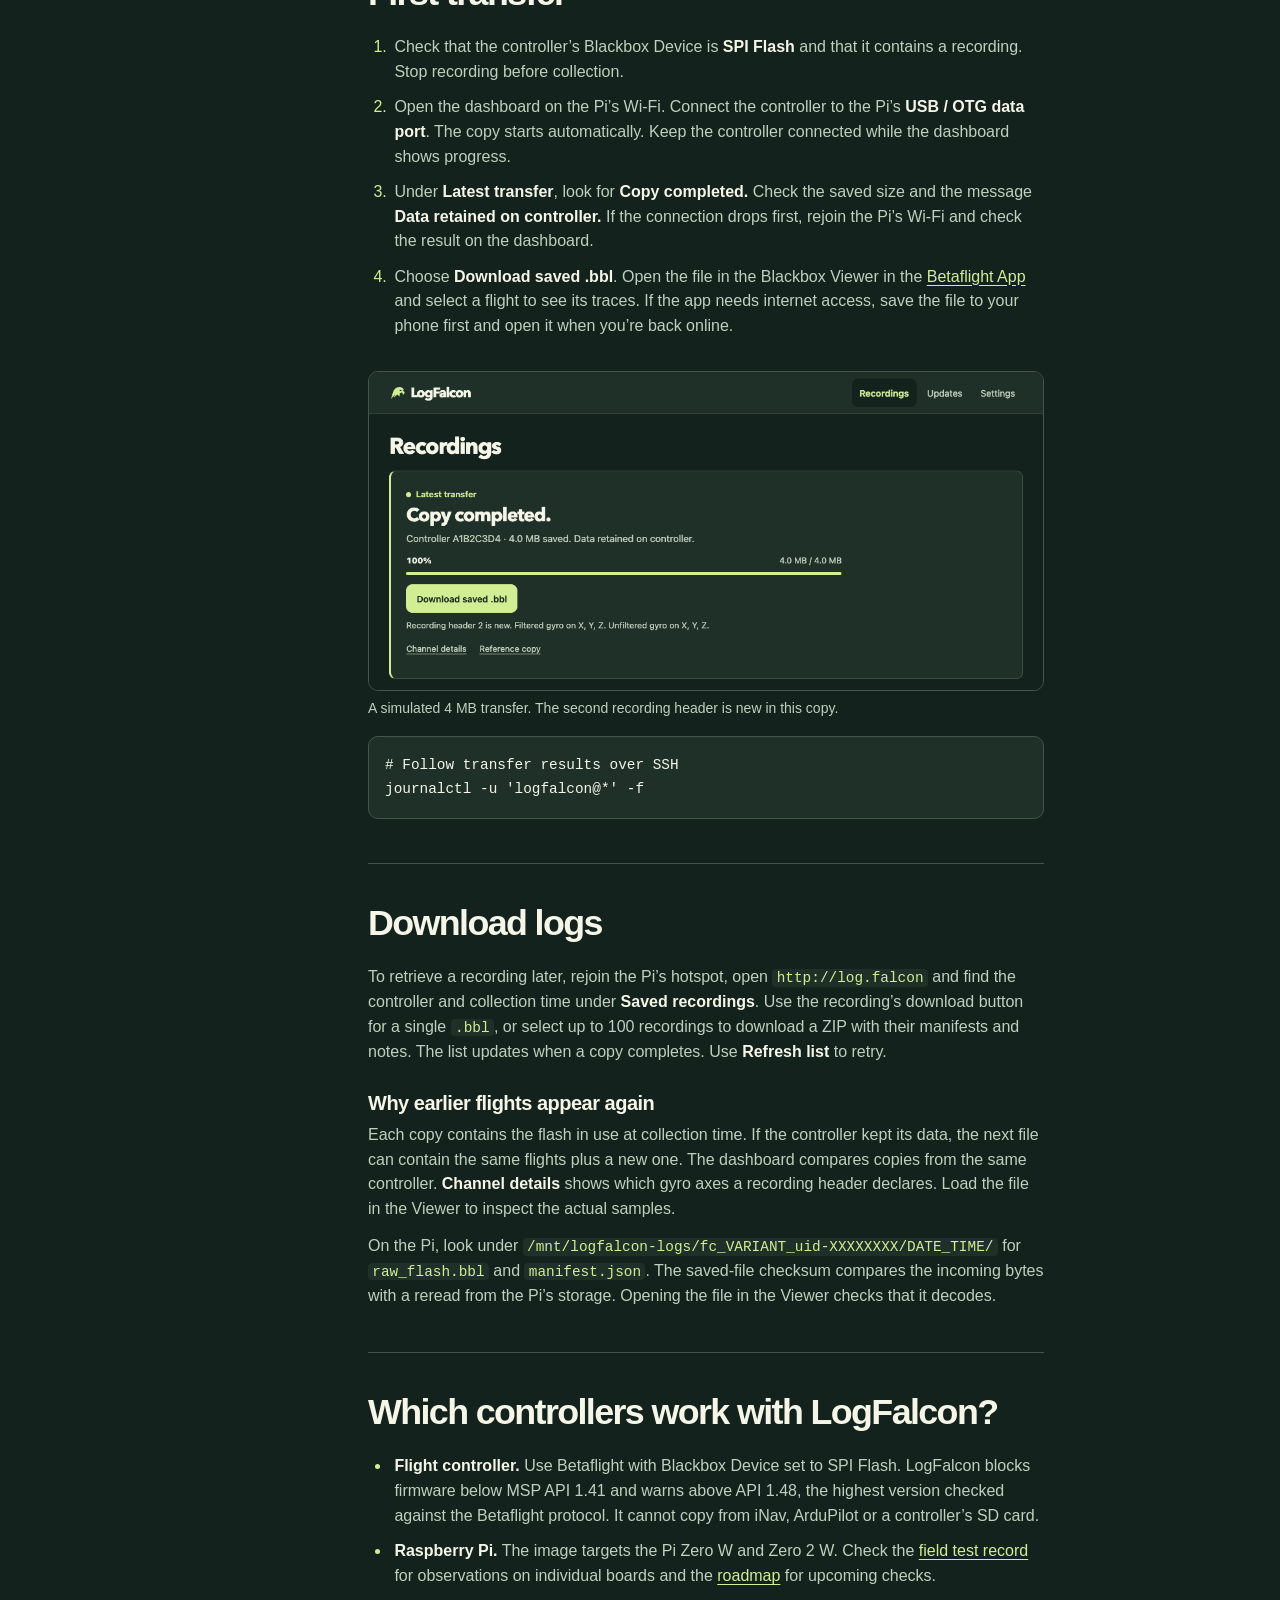
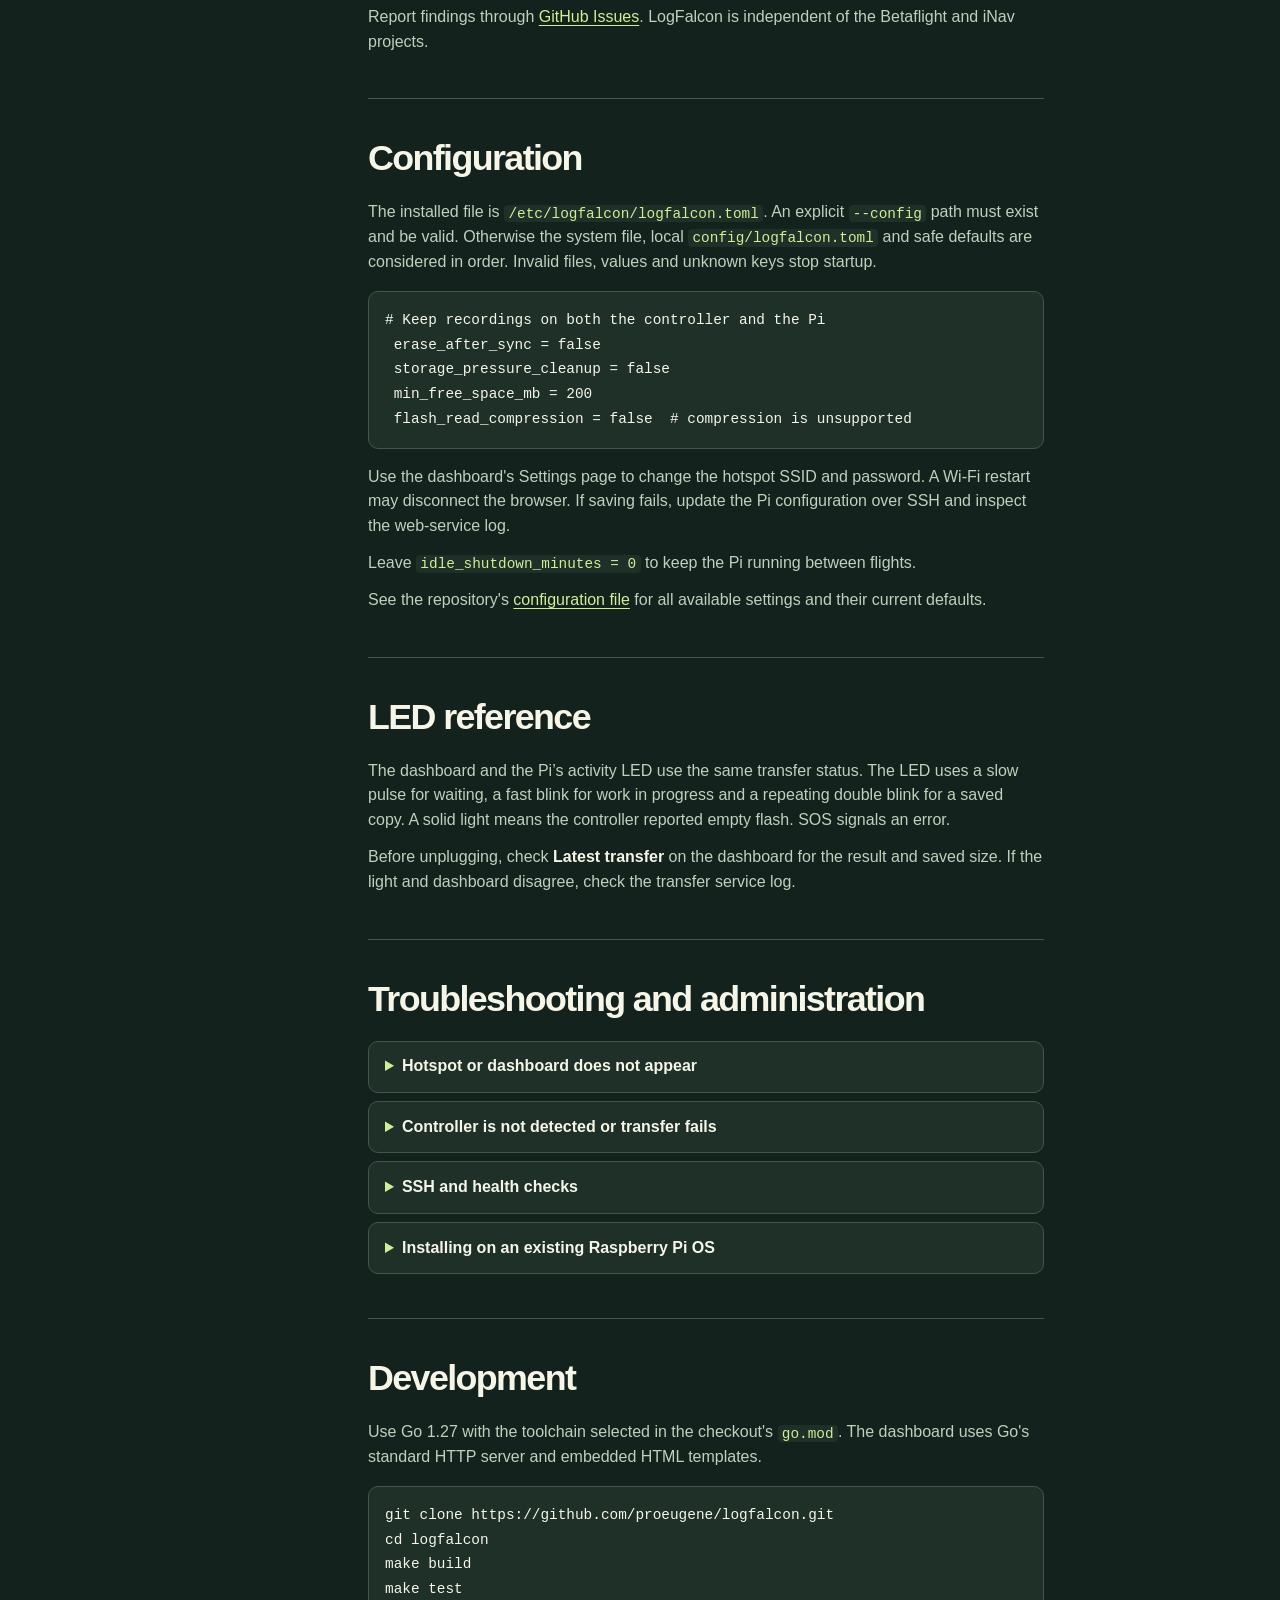
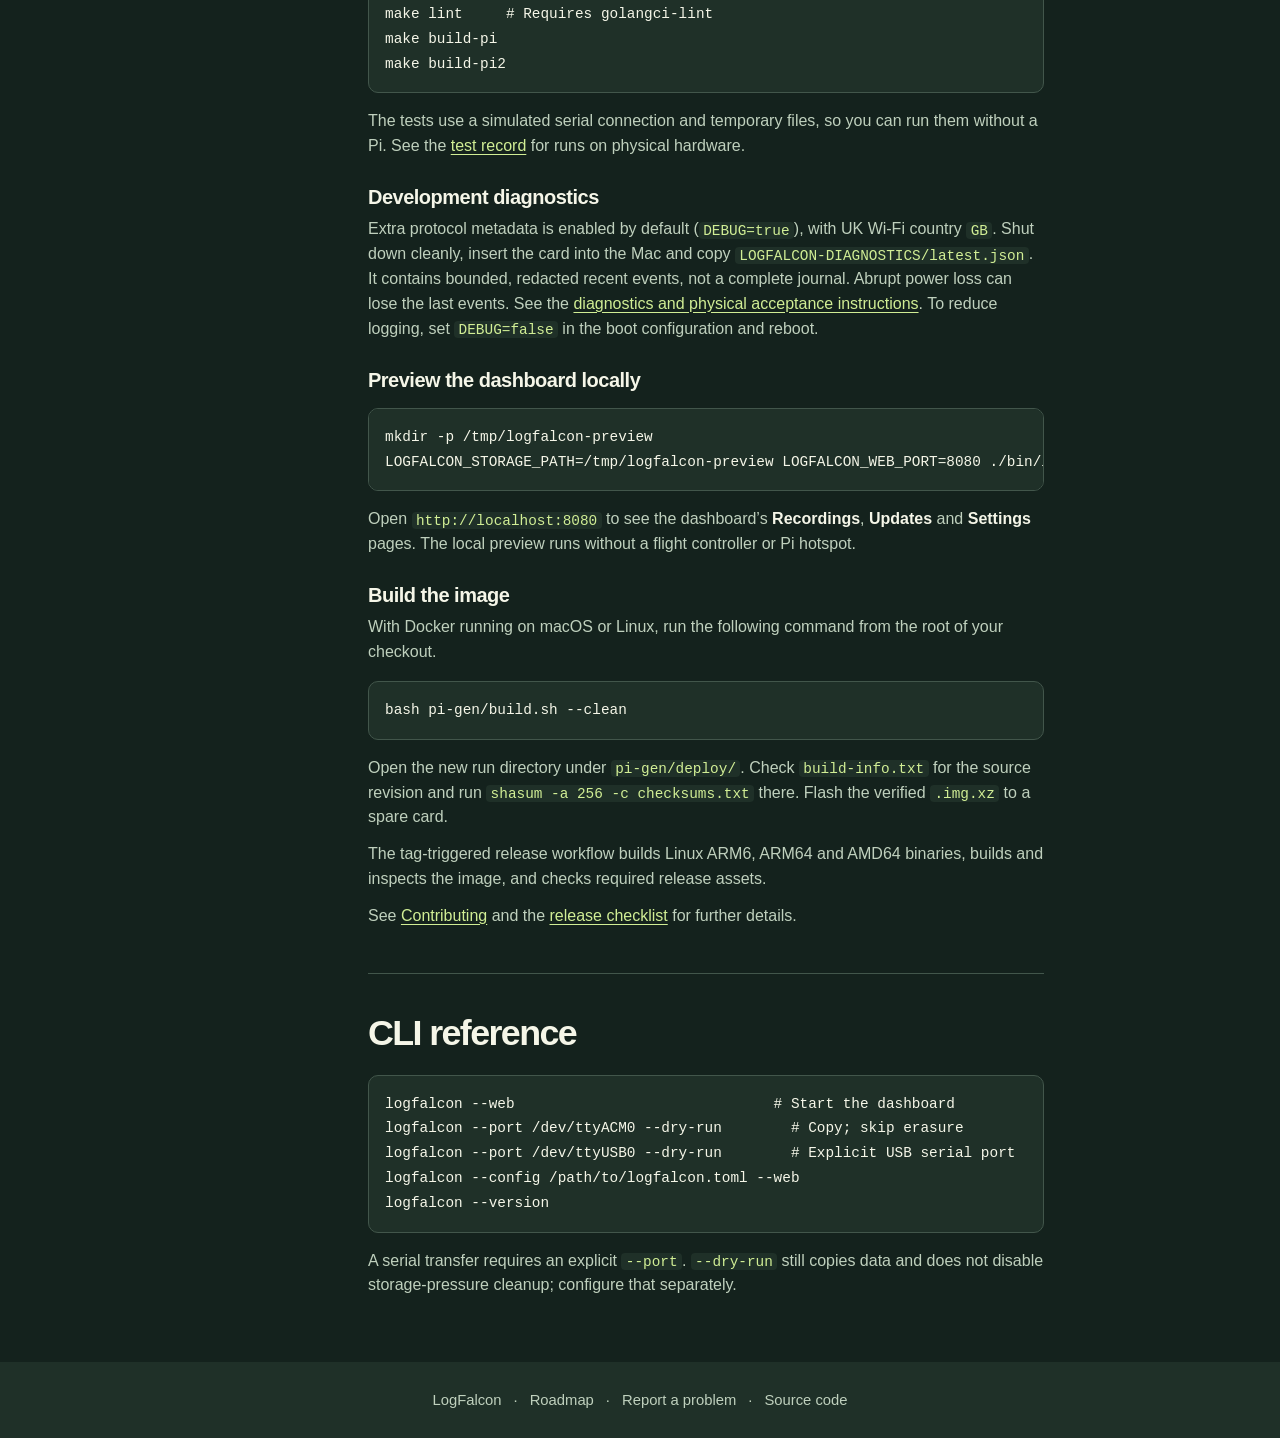
<file: docs/guide.html>
<!DOCTYPE html>
<html lang="en">
<head>
  <meta charset="UTF-8">
  <meta name="viewport" content="width=device-width, initial-scale=1.0">
  <meta name="description" content="Set up LogFalcon on a Raspberry Pi and download the first blackbox recording from your FPV drone running Betaflight.">
  <title>LogFalcon — Setup and usage guide</title>
  <meta name="theme-color" content="#14221d">
  <link rel="icon" type="image/svg+xml" href="assets/favicon.svg">
  <link rel="stylesheet" href="styles.css">
  <link rel="stylesheet" href="guide.css">
</head>
<body>
  <nav aria-label="Main navigation">
    <a href="index.html" class="brand"><img src="assets/logfalcon-mark.svg" width="28" height="28" alt="">LogFalcon</a>
    <div class="nav-right">
      <a class="nav-link" href="guide.html" aria-current="page">Guide</a>
      <a class="nav-link" href="https://github.com/proeugene/logfalcon/blob/main/docs/ARCHITECTURE.md">Architecture</a>
      <a class="nav-link" href="https://github.com/proeugene/logfalcon">GitHub ↗</a>
    </div>
  </nav>
  <header class="guide-header">
    <p class="eyebrow">Pilot and developer guide</p>
    <h1>Collect your first flight log</h1>
    <p class="hero-sub">Set up a Raspberry Pi to collect blackbox logs from your FPV drone running Betaflight. Open the saved recording on your phone or computer.</p>
  </header>
  <div class="guide-body">
    <aside class="toc" aria-label="Guide contents">
      <p class="toc-label">Contents</p>
      <a href="#setup">Setup</a><a href="#first-sync">First transfer</a><a href="#download-logs">Download logs</a><a href="#compatibility">Compatibility</a><a href="#configuration">Configuration</a><a href="#led-reference">LED reference</a><a href="#troubleshooting">Troubleshooting / SSH</a><a href="#building">Development</a><a href="#cli">CLI reference</a>
    </aside>
    <main class="guide-content">
      <section id="setup" class="doc-section">
        <h2 class="section-label">Set up the Pi</h2>
        <div class="info-box"><p><strong>For your first copy,</strong> keep automatic erasure and storage cleanup switched off. This keeps the original on the controller and your saved recordings on the Pi. <a href="#copy-settings">Check the two settings</a>.</p></div>
        <h3>Hardware</h3>
        <p>You need a Pi Zero W or Zero 2 W, a 16 GB+ microSD card, a suitable 5 V USB supply, an OTG adapter and a controller data cable. Use a Betaflight flight controller that records to internal SPI flash.</p>
        <h3>Flash and boot</h3>
        <ol class="numbered-list">
          <li><span>Choose a version on <a href="https://github.com/proeugene/logfalcon/releases">GitHub Releases</a> and read its notes. Under <strong>Assets</strong>, look for the SD card image ending in <code>.img.xz</code>. Check its SHA-256 against the digest for that asset before flashing. If your chosen version has no image, <a href="#build-image">build one from its source</a>.</span></li>
          <li><span>Flash it using Raspberry Pi Imager or Etcher. On the boot partition, optionally edit <code>logfalcon-config.txt</code> to set <code>SSID</code>, <code>PASSWORD</code> and <code>COUNTRY_CODE</code> (for example, <code>GB</code> in the UK).</span></li>
          <li><span>Insert the card, power the Pi through <strong>PWR IN</strong> and wait for its hotspot to appear.</span></li>
          <li><span>On a fresh installation, join the Wi-Fi network named <strong>LogFalcon-</strong> followed by the device's 12-character ID, or your configured network name. Upgrades keep the existing name. The temporary default password is <code>fpvpilot</code>. Open <a href="http://log.falcon">http://log.falcon</a> or <a href="http://192.168.4.1">http://192.168.4.1</a>.</span></li>
          <li><span>If <strong>Set up Wi-Fi</strong> opens, choose <strong>Skip for now</strong> to keep your current settings and go straight to <strong>Recordings</strong>. To change the hotspot details, choose <strong>Review Wi-Fi changes</strong>, then <strong>Save and restart Wi-Fi</strong>. Rejoin the hotspot using the details you saved.</span></li>
        </ol>
        <h3 id="copy-settings">Before connecting a controller</h3>
        <p>Connect over SSH with <code>ssh pi@192.168.4.1</code>. In <code>/etc/logfalcon/logfalcon.toml</code>, confirm both settings have the following values.</p>
        <pre><code>erase_after_sync = false
storage_pressure_cleanup = false</code></pre>
        <p>New installations default both behaviours to off. Upgrades preserve existing configuration, including previously enabled destructive settings. Invalid configuration stops copying. For a manual transfer, <code>--dry-run</code> copies the recording and skips erasure.</p>
        <p>The supplied image uses SSH user <code>pi</code> and default password <code>logfalcon</code>. Change it with <code>passwd</code>. SSH and hotspot passwords are separate.</p>
      </section>
      <section id="first-sync" class="doc-section">
        <h2 class="section-label">First transfer</h2>
        <ol class="numbered-list">
          <li><span>Check that the controller’s Blackbox Device is <strong>SPI Flash</strong> and that it contains a recording. Stop recording before collection.</span></li>
          <li><span>Open the dashboard on the Pi’s Wi-Fi. Connect the controller to the Pi’s <strong>USB / OTG data port</strong>. The copy starts automatically. Keep the controller connected while the dashboard shows progress.</span></li>
          <li><span>Under <strong>Latest transfer</strong>, look for <strong>Copy completed.</strong> Check the saved size and the message <strong>Data retained on controller.</strong> If the connection drops first, rejoin the Pi’s Wi-Fi and check the result on the dashboard.</span></li>
          <li><span>Choose <strong>Download saved .bbl</strong>. Open the file in the Blackbox Viewer in the <a href="https://app.betaflight.com/">Betaflight App</a> and select a flight to see its traces. If the app needs internet access, save the file to your phone first and open it when you’re back online.</span></li>
        </ol>
        <figure class="dashboard-preview">
          <a href="images/dashboard-preview.png" aria-label="View the completed transfer at full size">
            <img src="images/dashboard-preview.png" width="1040" height="490" loading="lazy" alt="Recordings screen showing 4.0 MB saved, data retained on the controller and the Download saved .bbl button">
          </a>
          <figcaption>A simulated 4 MB transfer. The second recording header is new in this copy.</figcaption>
        </figure>
        <pre><code># Follow transfer results over SSH
journalctl -u 'logfalcon@*' -f</code></pre>
      </section>
      <section id="download-logs" class="doc-section">
        <h2 class="section-label">Download logs</h2>
        <p>To retrieve a recording later, rejoin the Pi’s hotspot, open <code>http://log.falcon</code> and find the controller and collection time under <strong>Saved recordings</strong>. Use the recording’s download button for a single <code>.bbl</code>, or select up to 100 recordings to download a ZIP with their manifests and notes. The list updates when a copy completes. Use <strong>Refresh list</strong> to retry.</p>
        <h3>Why earlier flights appear again</h3>
        <p>Each copy contains the flash in use at collection time. If the controller kept its data, the next file can contain the same flights plus a new one. The dashboard compares copies from the same controller. <strong>Channel details</strong> shows which gyro axes a recording header declares. Load the file in the Viewer to inspect the actual samples.</p>
        <p>On the Pi, look under <code>/mnt/logfalcon-logs/fc_VARIANT_uid-XXXXXXXX/DATE_TIME/</code> for <code>raw_flash.bbl</code> and <code>manifest.json</code>. The saved-file checksum compares the incoming bytes with a reread from the Pi’s storage. Opening the file in the Viewer checks that it decodes.</p>
      </section>
      <section id="compatibility" class="doc-section">
        <h2 class="section-label">Which controllers work with LogFalcon?</h2>
        <ul class="guide-list">
          <li><strong>Flight controller.</strong> Use Betaflight with Blackbox Device set to SPI Flash. LogFalcon blocks firmware below MSP API 1.41 and warns above API 1.48, the highest version checked against the Betaflight protocol. It cannot copy from iNav, ArduPilot or a controller’s SD card.</li>
          <li><strong>Raspberry Pi.</strong> The image targets the Pi Zero W and Zero 2 W. Check the <a href="https://github.com/proeugene/logfalcon/blob/main/DEVELOPMENT_TESTING.md">field test record</a> for observations on individual boards and the <a href="roadmap.html">roadmap</a> for upcoming checks.</li>
        </ul>
        <p>Report findings through <a href="https://github.com/proeugene/logfalcon/issues">GitHub Issues</a>. LogFalcon is independent of the Betaflight and iNav projects.</p>
      </section>
      <section id="configuration" class="doc-section">
        <h2 class="section-label">Configuration</h2>
        <p>The installed file is <code>/etc/logfalcon/logfalcon.toml</code>. An explicit <code>--config</code> path must exist and be valid. Otherwise the system file, local <code>config/logfalcon.toml</code> and safe defaults are considered in order. Invalid files, values and unknown keys stop startup.</p>
        <pre><code># Keep recordings on both the controller and the Pi
 erase_after_sync = false
 storage_pressure_cleanup = false
 min_free_space_mb = 200
 flash_read_compression = false  # compression is unsupported</code></pre>
        <p>Use the dashboard's Settings page to change the hotspot SSID and password. A Wi-Fi restart may disconnect the browser. If saving fails, update the Pi configuration over SSH and inspect the web-service log.</p>
        <p>Leave <code>idle_shutdown_minutes = 0</code> to keep the Pi running between flights.</p>
        <p>See the repository's <a href="https://github.com/proeugene/logfalcon/blob/main/config/logfalcon.toml">configuration file</a> for all available settings and their current defaults.</p>
      </section>
      <section id="led-reference" class="doc-section">
        <h2 class="section-label">LED reference</h2>
        <p>The dashboard and the Pi’s activity LED use the same transfer status. The LED uses a slow pulse for waiting, a fast blink for work in progress and a repeating double blink for a saved copy. A solid light means the controller reported empty flash. SOS signals an error.</p>
        <p>Before unplugging, check <strong>Latest transfer</strong> on the dashboard for the result and saved size. If the light and dashboard disagree, check the transfer service log.</p>
      </section>
      <section id="troubleshooting" class="doc-section">
        <h2 class="section-label">Troubleshooting and administration</h2>
        <details class="faq"><summary>Hotspot or dashboard does not appear</summary><div class="faq-body"><p>Check the power supply and join LogFalcon Wi-Fi. If the dashboard doesn’t open automatically, enter <code>http://192.168.4.1</code> in your browser.</p><pre><code>journalctl -u logfalcon-web -n 50
journalctl -u hostapd -n 50</code></pre></div></details>
        <details class="faq"><summary>Controller is not detected or transfer fails</summary><div class="faq-body"><p>Use the Pi's data port and a known data cable. Check whether the controller appears as <code>/dev/ttyACM*</code> or <code>/dev/ttyUSB*</code>. Keep automatic erasure disabled and include the service log in a bug report.</p><pre><code>lsusb
journalctl -u 'logfalcon@*' -n 100</code></pre></div></details>
        <details class="faq"><summary>SSH and health checks</summary><div class="faq-body"><pre><code>ssh pi@192.168.4.1
passwd
curl http://127.0.0.1/health</code></pre><p>The default SSH password is <code>logfalcon</code>. Health reports information from the web process; an OK response does not establish transfer success.</p></div></details>
        <details class="faq"><summary>Installing on an existing Raspberry Pi OS</summary><div class="faq-body"><p>The repository's <code>scripts/install.sh</code> installs packages, services and an AP-only network configuration. Review it before running it on an existing Pi; it changes system networking.</p><pre><code>sudo bash scripts/install.sh</code></pre><p>The matching <code>scripts/uninstall.sh</code> removes the installation. To keep your existing system, flash the LogFalcon image to a spare card.</p></div></details>
      </section>
      <section id="building" class="doc-section">
        <h2 class="section-label">Development</h2>
        <p>Use Go 1.27 with the toolchain selected in the checkout's <code>go.mod</code>. The dashboard uses Go's standard HTTP server and embedded HTML templates.</p>
        <pre><code>git clone https://github.com/proeugene/logfalcon.git
cd logfalcon
make build
make test
make lint     # Requires golangci-lint
make build-pi
make build-pi2</code></pre>
        <p>The tests use a simulated serial connection and temporary files, so you can run them without a Pi. See the <a href="https://github.com/proeugene/logfalcon/blob/main/DEVELOPMENT_TESTING.md">test record</a> for runs on physical hardware.</p>
        <h3>Development diagnostics</h3><p>Extra protocol metadata is enabled by default (<code>DEBUG=true</code>), with UK Wi-Fi country <code>GB</code>. Shut down cleanly, insert the card into the Mac and copy <code>LOGFALCON-DIAGNOSTICS/latest.json</code>. It contains bounded, redacted recent events, not a complete journal. Abrupt power loss can lose the last events. See the <a href="https://github.com/proeugene/logfalcon/blob/main/DEVELOPMENT_TESTING.md">diagnostics and physical acceptance instructions</a>. To reduce logging, set <code>DEBUG=false</code> in the boot configuration and reboot.</p>
        <h3 id="dashboard-preview">Preview the dashboard locally</h3>
        <pre><code>mkdir -p /tmp/logfalcon-preview
LOGFALCON_STORAGE_PATH=/tmp/logfalcon-preview LOGFALCON_WEB_PORT=8080 ./bin/logfalcon --web</code></pre>
        <p>Open <code>http://localhost:8080</code> to see the dashboard’s <strong>Recordings</strong>, <strong>Updates</strong> and <strong>Settings</strong> pages. The local preview runs without a flight controller or Pi hotspot.</p>
        <h3 id="build-image">Build the image</h3>
        <p>With Docker running on macOS or Linux, run the following command from the root of your checkout.</p>
        <pre><code>bash pi-gen/build.sh --clean</code></pre>
        <p>Open the new run directory under <code>pi-gen/deploy/</code>. Check <code>build-info.txt</code> for the source revision and run <code>shasum -a 256 -c checksums.txt</code> there. Flash the verified <code>.img.xz</code> to a spare card.</p>
        <p>The tag-triggered release workflow builds Linux ARM6, ARM64 and AMD64 binaries, builds and inspects the image, and checks required release assets.</p>
        <p>See <a href="https://github.com/proeugene/logfalcon/blob/main/CONTRIBUTING.md">Contributing</a> and the <a href="https://github.com/proeugene/logfalcon/blob/main/RELEASE_CHECKLIST.md">release checklist</a> for further details.</p>
      </section>
      <section id="cli" class="doc-section">
        <h2 class="section-label">CLI reference</h2>
        <pre><code>logfalcon --web                              # Start the dashboard
logfalcon --port /dev/ttyACM0 --dry-run        # Copy; skip erasure
logfalcon --port /dev/ttyUSB0 --dry-run        # Explicit USB serial port
logfalcon --config /path/to/logfalcon.toml --web
logfalcon --version</code></pre>
        <p>A serial transfer requires an explicit <code>--port</code>. <code>--dry-run</code> still copies data and does not disable storage-pressure cleanup; configure that separately.</p>
      </section>
    </main>
  </div>
  <footer><a href="index.html">LogFalcon</a><span class="footer-sep">·</span><a href="roadmap.html">Roadmap</a><span class="footer-sep">·</span><a href="https://github.com/proeugene/logfalcon/issues">Report a problem</a><span class="footer-sep">·</span><a href="https://github.com/proeugene/logfalcon">Source code</a></footer>
</body>
</html>
</file>
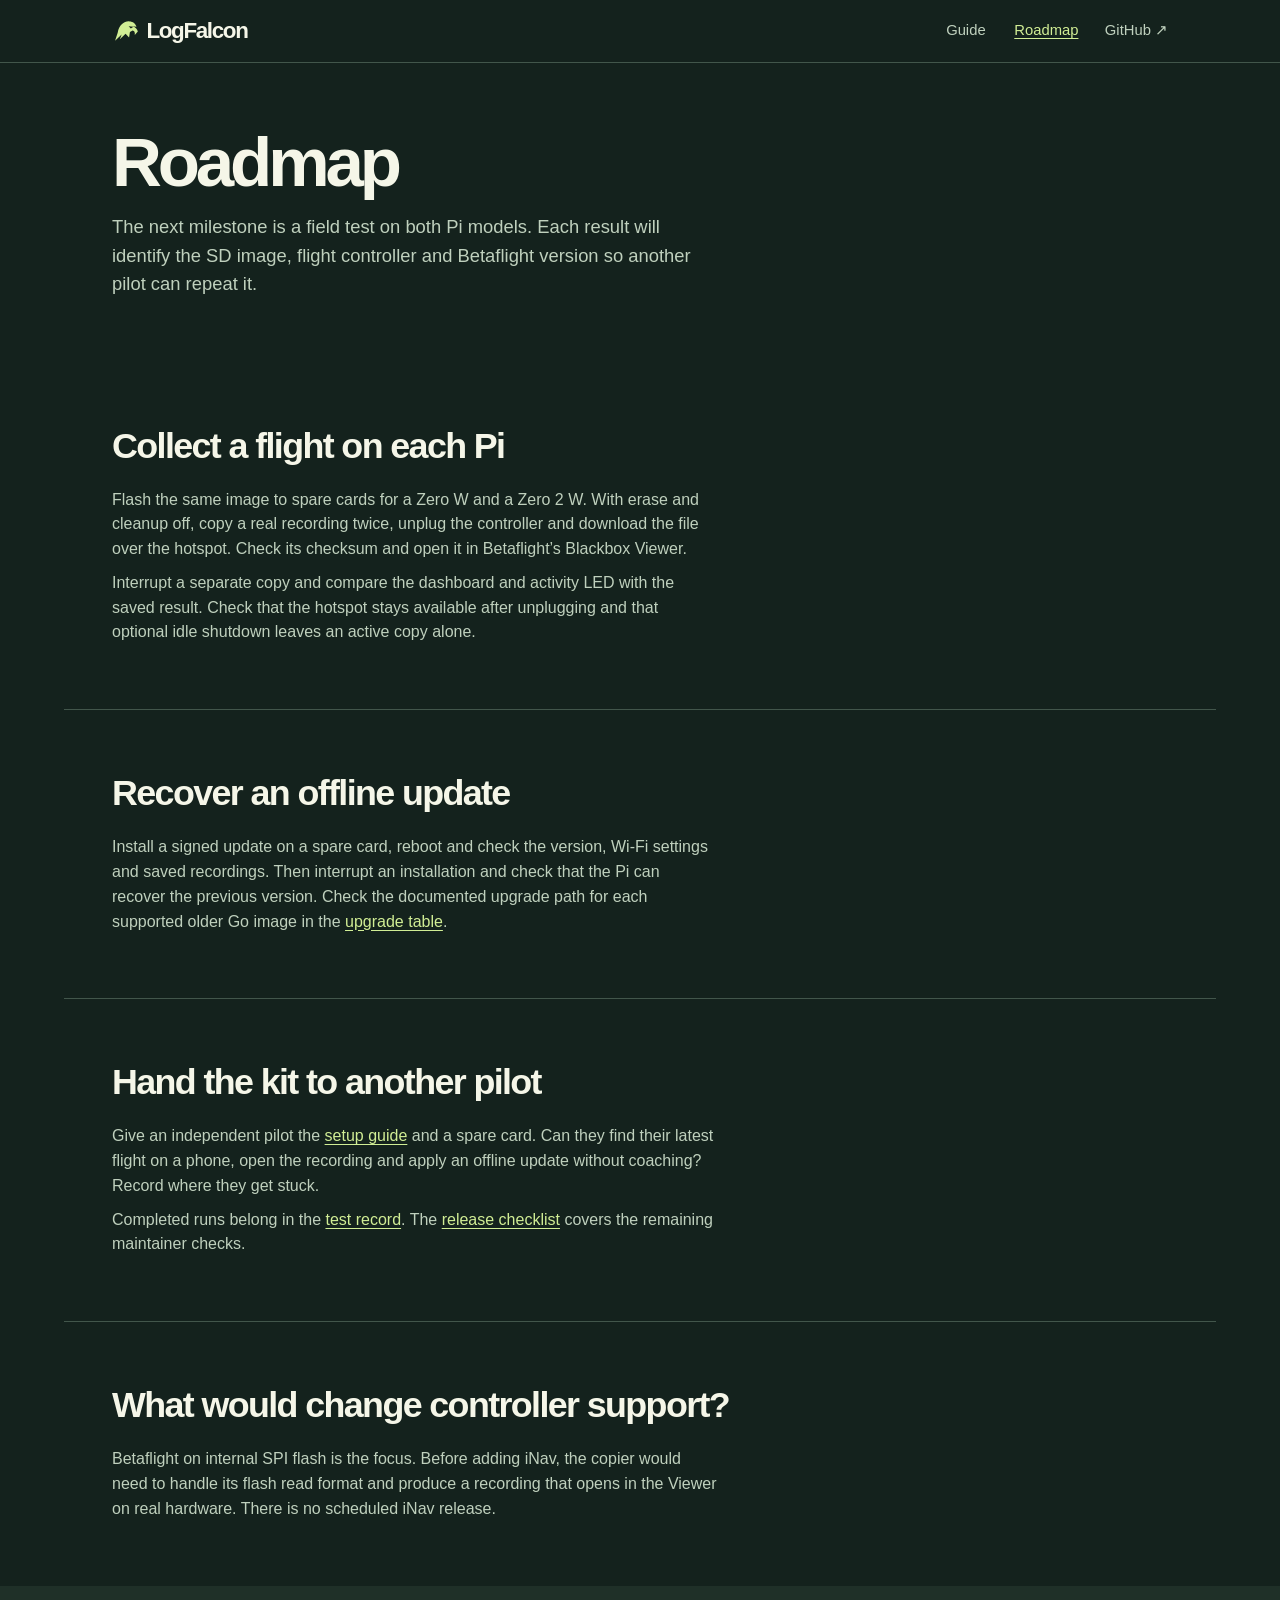
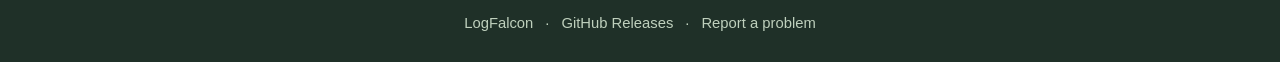
<file: docs/roadmap.html>
<!DOCTYPE html>
<html lang="en">
<head>
  <meta charset="UTF-8">
  <meta name="viewport" content="width=device-width, initial-scale=1.0">
  <meta name="description" content="The next field tests for LogFalcon on the Pi Zero W and Zero 2 W, from collecting a flight log to recovering an interrupted update.">
  <title>LogFalcon — Roadmap</title>
  <meta name="theme-color" content="#14221d">
  <link rel="icon" type="image/svg+xml" href="assets/favicon.svg">
  <link rel="stylesheet" href="styles.css">
  <link rel="stylesheet" href="guide.css">
</head>
<body>
  <nav aria-label="Main navigation">
    <a class="brand" href="index.html"><img src="assets/logfalcon-mark.svg" width="28" height="28" alt="">LogFalcon</a>
    <div class="nav-right">
      <a class="nav-link" href="guide.html">Guide</a>
      <a class="nav-link" href="roadmap.html" aria-current="page">Roadmap</a>
      <a class="nav-link" href="https://github.com/proeugene/logfalcon">GitHub ↗</a>
    </div>
  </nav>
  <main>
    <header class="guide-header">
      <h1>Roadmap</h1>
      <p class="hero-sub">The next milestone is a field test on both Pi models. Each result will identify the SD image, flight controller and Betaflight version so another pilot can repeat it.</p>
    </header>
    <section class="section">
      <h2 class="section-label">Collect a flight on each Pi</h2>
      <div class="compatibility-copy">
        <p>Flash the same image to spare cards for a Zero W and a Zero 2 W. With erase and cleanup off, copy a real recording twice, unplug the controller and download the file over the hotspot. Check its checksum and open it in Betaflight’s Blackbox Viewer.</p>
        <p>Interrupt a separate copy and compare the dashboard and activity LED with the saved result. Check that the hotspot stays available after unplugging and that optional idle shutdown leaves an active copy alone.</p>
      </div>
    </section>
    <section class="section">
      <h2 class="section-label">Recover an offline update</h2>
      <div class="compatibility-copy">
        <p>Install a signed update on a spare card, reboot and check the version, Wi-Fi settings and saved recordings. Then interrupt an installation and check that the Pi can recover the previous version. Check the documented upgrade path for each supported older Go image in the <a href="https://github.com/proeugene/logfalcon/blob/main/docs/OFFLINE_UPDATES.md#direct-upgrade-evidence-and-limits">upgrade table</a>.</p>
      </div>
    </section>
    <section class="section">
      <h2 class="section-label">Hand the kit to another pilot</h2>
      <div class="compatibility-copy">
        <p>Give an independent pilot the <a href="guide.html">setup guide</a> and a spare card. Can they find their latest flight on a phone, open the recording and apply an offline update without coaching? Record where they get stuck.</p>
        <p>Completed runs belong in the <a href="https://github.com/proeugene/logfalcon/blob/main/DEVELOPMENT_TESTING.md">test record</a>. The <a href="https://github.com/proeugene/logfalcon/blob/main/RELEASE_CHECKLIST.md">release checklist</a> covers the remaining maintainer checks.</p>
      </div>
    </section>
    <section class="section">
      <h2 class="section-label">What would change controller support?</h2>
      <div class="compatibility-copy">
        <p>Betaflight on internal SPI flash is the focus. Before adding iNav, the copier would need to handle its flash read format and produce a recording that opens in the Viewer on real hardware. There is no scheduled iNav release.</p>
      </div>
    </section>
  </main>
  <footer><a href="index.html">LogFalcon</a><span class="footer-sep">·</span><a href="https://github.com/proeugene/logfalcon/releases">GitHub Releases</a><span class="footer-sep">·</span><a href="https://github.com/proeugene/logfalcon/issues">Report a problem</a></footer>
</body>
</html>
</file>
<file: docs/styles.css>
/* Field Kit colours and type are also used by the offline dashboard. */
:root {
  color-scheme: dark;
  --bg: #14221d;
  --surface: #1f3028;
  --ink: #f5f6e8;
  --muted: #bfd0bd;
  --accent: #d1ee95;
  --on-accent: #152316;
  --line: #42564b;
  --radius: 10px;
  --body: Inter, -apple-system, BlinkMacSystemFont, "Segoe UI", sans-serif;
  --display: "Bricolage Grotesque", "Avenir Next", var(--body);
  --mono: ui-monospace, SFMono-Regular, Consolas, monospace;
  --width: 72rem;
  --gutter: clamp(1rem, 4vw, 3rem);
}

*, *::before, *::after { box-sizing: border-box; }
body { margin: 0; background: var(--bg); color: var(--ink); font: 1rem/1.55 var(--body); }
h1, h2, h3, p, figure, ul, ol { margin: 0; }
h1, h2, h3 { font-family: var(--display); }
a { color: var(--accent); text-underline-offset: .2em; }
a:focus-visible, summary:focus-visible { outline: 3px solid var(--accent); outline-offset: 3px; }
[id] { scroll-margin-top: 5.5rem; }

nav {
  position: sticky;
  z-index: 2;
  top: 0;
  display: flex;
  flex-wrap: wrap;
  align-items: center;
  justify-content: space-between;
  gap: 1rem;
  padding: .55rem max(var(--gutter), calc((100% - var(--width)) / 2 + var(--gutter)));
  border-bottom: 1px solid var(--line);
  background: var(--bg);
}
nav a, footer a { display: inline-flex; align-items: center; min-height: 44px; text-decoration: none; }
.brand { gap: .4rem; color: var(--ink); font-size: 1.4rem; line-height: 1; font-weight: 700; letter-spacing: -.06em; }
.brand img { width: 1.75rem; height: 1.75rem; }
.nav-right { display: flex; align-items: center; gap: clamp(.7rem, 2.5vw, 1.65rem); }
.nav-link, footer a { color: var(--muted); font-size: .925rem; }
.nav-link { min-width: 44px; justify-content: center; white-space: nowrap; }
.nav-link[aria-current], .nav-link:hover, footer a:hover { color: var(--accent); text-decoration: underline; }

.hero {
  border-bottom: 1px solid var(--line);
  background: radial-gradient(ellipse at 90% 95%, #30533b, transparent 69%);
}
.hero-inner, .section, .guide-header, .guide-body {
  width: min(100%, var(--width));
  margin-inline: auto;
  padding-inline: var(--gutter);
}
.hero-inner {
  display: grid;
  grid-template-columns: minmax(0, 1.16fr) minmax(0, .84fr);
  align-items: center;
  gap: clamp(1.5rem, 4vw, 3.5rem);
  padding-block: clamp(2.5rem, 6vw, 5.75rem);
}
.eyebrow { color: var(--accent); font-size: .9rem; font-weight: 600; margin-bottom: .75rem; }
h1 { font-size: clamp(2.75rem, 5.4vw, 4.75rem); font-weight: 700; line-height: 1.02; letter-spacing: -.06em; }
.hero-sub { max-width: 52ch; margin-top: 1rem; font-size: clamp(1rem, 1.6vw, 1.15rem); color: var(--muted); }
.ctas { display: flex; flex-wrap: wrap; align-items: center; gap: .5rem 1.35rem; margin-top: 1.6rem; }
.btn-primary {
  display: inline-flex;
  align-items: center;
  justify-content: space-between;
  gap: 1rem;
  min-height: 44px;
  padding: .75rem 1.15rem;
  border-radius: var(--radius);
  background: var(--accent);
  color: var(--on-accent);
  font-weight: 650;
  text-decoration: none;
}
.btn-primary:hover { background: #e3f6b7; }
.text-link { display: inline-flex; align-items: center; min-height: 44px; }
.board-plate {
  display: grid;
  place-items: center;
  min-width: 0;
  aspect-ratio: 1.6;
  border-radius: 7px;
  background: radial-gradient(#9bb39570 1px, transparent 1.2px) 50% 50% / 13px 13px;
}
.board-plate img { width: 93%; height: auto; display: block; transform: rotate(-7deg); }
.hero-facts {
  display: flex;
  justify-content: space-between;
  gap: .75rem;
  padding: .8rem max(var(--gutter), calc((100% - var(--width)) / 2 + var(--gutter)));
  border-top: 1px solid var(--line);
  background: #1b2b22;
  color: var(--muted);
  font-size: .875rem;
  list-style: none;
}
.section { padding-block: clamp(2.25rem, 5vw, 4rem); }
.section + .section { border-top: 1px solid var(--line); }
.section-label { margin-bottom: 1.35rem; font-size: clamp(1.65rem, 2.8vw, 2.35rem); line-height: 1.1; letter-spacing: -.045em; }
.steps { display: grid; grid-template-columns: repeat(4, minmax(0, 1fr)); gap: 1.75rem; }
.step-num { color: var(--accent); font: .85rem var(--mono); }
.step-title { margin: .35rem 0; font-size: 1.15rem; line-height: 1.25; letter-spacing: -.035em; }
.step-body, .section-intro, .compatibility-copy { color: var(--muted); }
.section-intro, .compatibility-copy { max-width: 68ch; }
.compatibility-copy p + p { margin-top: .55rem; }
.compatibility-copy strong { color: var(--ink); }
.equipment-list { display: flex; flex-wrap: wrap; gap: .5rem; list-style: none; padding: 0; margin-bottom: 1.25rem; }
.equipment-list li { padding: .5rem .8rem; background: var(--surface); border: 1px solid var(--line); border-radius: var(--radius); }
.section-intro { margin-bottom: 1.25rem; }
.dashboard-preview { margin-top: 2rem; max-width: 58rem; }
.dashboard-preview a { display: block; width: fit-content; border: 1px solid var(--line); border-radius: var(--radius); overflow: hidden; cursor: zoom-in; }
.dashboard-preview img { display: block; width: 100%; height: auto; }
.dashboard-preview figcaption { margin-top: .45rem; color: var(--muted); font-size: .875rem; }
footer {
  display: flex;
  align-items: center;
  justify-content: center;
  flex-wrap: wrap;
  gap: .25rem .75rem;
  padding: 1rem var(--gutter);
  background: var(--surface);
  color: var(--muted);
  font-size: .925rem;
}
.footer-sep { color: var(--muted); }

@media (max-width: 56rem) {
  .steps { grid-template-columns: repeat(2, minmax(0, 1fr)); }
}
@media (max-width: 40rem) {
  .hero-inner { grid-template-columns: 1fr; gap: 1.75rem; padding-block: 2rem; }
  .board-plate { aspect-ratio: auto; min-height: 8rem; }
  .board-plate img { width: min(75%, 17.5rem); }
  .hero-facts { align-items: center; font-size: .8rem; }
}
@media (max-width: 28rem) {
  .steps { grid-template-columns: 1fr; gap: 1rem; }
  nav { gap: .45rem; }
  .brand { font-size: 1.1rem; gap: .25rem; }
  .brand img { width: 1.45rem; height: 1.45rem; }
  .nav-right { gap: .65rem; }
  .nav-link { font-size: .8rem; }
}

@media (max-width: 20rem) {
  nav { row-gap: 0; padding-block: 0; }
  .nav-right { width: 100%; justify-content: space-between; }
  .nav-link { font-size: .875rem; }
  [id] { scroll-margin-top: 6rem; }
  .hero-facts { flex-wrap: wrap; justify-content: flex-start; gap: .25rem 1rem; }
}

@media (max-height: 28rem) {
  nav { position: static; }
  [id] { scroll-margin-top: 1rem; }
}
</file>
<file: styles.css>
/* ============================================================
   LOGFALCON — FPV / HUD Design System
   Palette: cockpit dark · electric cyan · neon green · orange
   ============================================================ */

*, *::before, *::after { box-sizing: border-box; margin: 0; padding: 0; }

:root {
  --bg:         #07090d;
  --bg-card:    #0c1018;
  --bg-card2:   #111822;
  --border:     rgba(0, 210, 255, 0.12);
  --border-h:   rgba(0, 210, 255, 0.32);
  --accent:     #00d2ff;
  --accent-glow: rgba(0, 210, 255, 0.15);
  --green:      #a3ff47;
  --orange:     #ff8800;
  --text:       #d8eaf2;
  --muted:      #3e5a6a;
  --mono:       'Courier New', 'Lucida Console', monospace;
}

html { scroll-behavior: smooth; }

body {
  background-color: var(--bg);
  /* subtle grid — the cockpit look */
  background-image:
    linear-gradient(rgba(0, 210, 255, 0.035) 1px, transparent 1px),
    linear-gradient(90deg, rgba(0, 210, 255, 0.035) 1px, transparent 1px);
  background-size: 48px 48px;
  color: var(--text);
  font-family: -apple-system, 'Helvetica Neue', Arial, sans-serif;
  font-size: 16px;
  line-height: 1.5;
  -webkit-font-smoothing: antialiased;
  min-height: 100vh;
}

/* Radar glow at top */
.radar-bg {
  position: fixed;
  inset: 0;
  pointer-events: none;
  z-index: 0;
  background: radial-gradient(ellipse 70% 35% at 50% -5%, rgba(0, 210, 255, 0.1) 0%, transparent 60%);
}

/* ---- UTILITIES ---- */
.accent { color: var(--accent); }
.green  { color: var(--green); }
.warn   { color: var(--orange); }

/* ---- NAV ---- */
nav {
  position: sticky;
  top: 0;
  z-index: 10;
  display: flex;
  align-items: center;
  justify-content: space-between;
  padding: 20px 32px;
  border-bottom: 1px solid var(--border);
  background: rgba(7, 9, 13, 0.9);
  backdrop-filter: blur(12px);
  -webkit-backdrop-filter: blur(12px);
}
.brand {
  font-family: var(--mono);
  font-size: 14px;
  font-weight: bold;
  letter-spacing: 0.2em;
  text-transform: uppercase;
}
.brand-accent { color: var(--accent); }
.nav-right { display: flex; align-items: center; gap: 20px; }
.version {
  font-family: var(--mono);
  font-size: 11px;
  color: var(--muted);
  letter-spacing: 0.1em;
}
.nav-link {
  font-family: var(--mono);
  font-size: 11px;
  letter-spacing: 0.12em;
  color: var(--muted);
  text-decoration: none;
  text-transform: uppercase;
  transition: color 0.2s;
}
.nav-link:hover { color: var(--accent); }

/* ---- HERO ---- */
.hero {
  position: relative;
  z-index: 1;
  padding: 80px 32px 60px;
  max-width: 960px;
  margin: 0 auto;
}

/* HUD corner brackets */
.hud-frame {
  position: relative;
  padding: 48px 40px;
  text-align: center;
}
.hud-frame::before,
.hud-frame::after,
.hud-frame > .hud-br,
.hud-frame > .hud-bl {
  content: '';
  position: absolute;
  width: 28px;
  height: 28px;
  border-color: var(--accent);
  border-style: solid;
  opacity: 0.45;
}
.hud-frame::before { top: 0; left: 0; border-width: 2px 0 0 2px; }
.hud-frame::after  { bottom: 0; right: 0; border-width: 0 2px 2px 0; }

/* We add 2 more corners via JS-free approach using box-shadow trick on separate elements */
/* Use a wrapper div instead */
.hud-frame .corner-tr,
.hud-frame .corner-bl {
  position: absolute;
  width: 28px;
  height: 28px;
  border-color: var(--accent);
  border-style: solid;
  opacity: 0.45;
}
.hud-frame .corner-tr { top: 0; right: 0; border-width: 2px 2px 0 0; }
.hud-frame .corner-bl { bottom: 0; left: 0; border-width: 0 0 2px 2px; }

.eyebrow {
  font-family: var(--mono);
  font-size: 11px;
  letter-spacing: 0.28em;
  text-transform: uppercase;
  color: var(--accent);
  margin-bottom: 24px;
  opacity: 0.8;
}

h1 {
  font-size: clamp(48px, 9vw, 92px);
  font-weight: 900;
  line-height: 0.95;
  letter-spacing: -0.04em;
  text-transform: uppercase;
  margin-bottom: 28px;
  text-shadow: 0 0 80px rgba(0, 210, 255, 0.18);
}

.hero-sub {
  font-size: 16px;
  line-height: 1.7;
  color: #8aabba;
  max-width: 520px;
  margin: 0 auto 36px;
}

.ctas {
  display: flex;
  flex-wrap: wrap;
  gap: 12px;
  margin-bottom: 48px;
  justify-content: center;
}

.btn-primary {
  display: inline-flex;
  align-items: center;
  background: var(--accent);
  color: #03080c;
  font-family: var(--mono);
  font-size: 12px;
  font-weight: bold;
  letter-spacing: 0.14em;
  text-transform: uppercase;
  text-decoration: none;
  padding: 14px 28px;
  border: none;
  clip-path: polygon(0 0, calc(100% - 10px) 0, 100% 10px, 100% 100%, 10px 100%, 0 calc(100% - 10px));
  transition: background 0.2s, box-shadow 0.2s;
}
.btn-primary:hover {
  background: #33ddff;
  box-shadow: 0 0 24px rgba(0, 210, 255, 0.4);
}

.btn-ghost {
  display: inline-flex;
  align-items: center;
  background: transparent;
  color: var(--text);
  font-family: var(--mono);
  font-size: 12px;
  font-weight: bold;
  letter-spacing: 0.14em;
  text-transform: uppercase;
  text-decoration: none;
  padding: 13px 28px;
  border: 1px solid var(--border-h);
  clip-path: polygon(0 0, calc(100% - 10px) 0, 100% 10px, 100% 100%, 10px 100%, 0 calc(100% - 10px));
  transition: border-color 0.2s, color 0.2s, background 0.2s;
}
.btn-ghost:hover {
  border-color: var(--accent);
  color: var(--accent);
  background: var(--accent-glow);
}

/* Telemetry strip */
.telemetry {
  display: inline-flex;
  flex-wrap: wrap;
  gap: 0;
  border: 1px solid var(--border);
  background: var(--bg-card);
  max-width: 100%;
}
.telem-item {
  display: flex;
  flex-direction: column;
  gap: 4px;
  padding: 14px 24px;
}
.telem-sep {
  width: 1px;
  background: var(--border);
  align-self: stretch;
}
.telem-key {
  font-family: var(--mono);
  font-size: 9px;
  letter-spacing: 0.2em;
  text-transform: uppercase;
  color: var(--muted);
}
.telem-val {
  font-family: var(--mono);
  font-size: 14px;
  font-weight: bold;
  letter-spacing: 0.06em;
  color: var(--text);
}
.telem-val.accent { color: var(--accent); }
.telem-val.green  { color: var(--green); }

/* ---- SECTIONS ---- */
.section {
  position: relative;
  z-index: 1;
  max-width: 960px;
  margin: 0 auto;
  padding: 56px 32px;
  border-top: 1px solid var(--border);
}

.section-label {
  font-family: var(--mono);
  font-size: 11px;
  letter-spacing: 0.2em;
  color: var(--accent);
  text-transform: uppercase;
  margin-bottom: 40px;
  opacity: 0.7;
}

/* ---- STEPS ---- */
.steps {
  display: grid;
  grid-template-columns: repeat(4, 1fr);
  gap: 0;
  position: relative;
}

@media (max-width: 700px) {
  .steps { grid-template-columns: 1fr 1fr; }
}
@media (max-width: 440px) {
  .steps { grid-template-columns: 1fr; }
}

.step {
  padding: 0 24px 0 0;
  position: relative;
}

.step-num {
  display: block;
  font-family: var(--mono);
  font-size: 36px;
  font-weight: bold;
  color: var(--accent);
  opacity: 0.25;
  line-height: 1;
  margin-bottom: 16px;
}

.step-line {
  width: 100%;
  height: 1px;
  background: linear-gradient(90deg, var(--accent), transparent);
  margin-bottom: 20px;
  opacity: 0.3;
}
.step-line.last {
  background: linear-gradient(90deg, var(--accent) 30%, transparent);
}

.step-title {
  font-size: 17px;
  font-weight: 700;
  letter-spacing: -0.02em;
  margin-bottom: 8px;
  color: var(--text);
}
.step-body {
  font-size: 13px;
  color: #5a7a8a;
  line-height: 1.55;
}

/* ---- BEFORE / NOW ---- */
.split-section {
  display: grid;
  grid-template-columns: 1fr 1fr;
  gap: 16px;
  align-items: start;
}

@media (max-width: 600px) {
  .split-section { grid-template-columns: 1fr; }
}

.split-card {
  padding: 32px;
  border: 1px solid;
  background: var(--bg-card);
  position: relative;
  overflow: hidden;
}
.split-card::after {
  content: '';
  position: absolute;
  inset: 0;
  opacity: 0.04;
  pointer-events: none;
}

.before-card {
  border-color: rgba(255, 136, 0, 0.25);
}
.before-card::after {
  background: var(--orange);
}

.now-card {
  border-color: rgba(0, 210, 255, 0.25);
}
.now-card::after {
  background: var(--accent);
}

.card-label {
  font-family: var(--mono);
  font-size: 10px;
  font-weight: bold;
  letter-spacing: 0.3em;
  text-transform: uppercase;
  margin-bottom: 16px;
}

.split-card h3 {
  font-size: 28px;
  font-weight: 800;
  letter-spacing: -0.03em;
  line-height: 1.1;
  text-transform: uppercase;
  margin-bottom: 24px;
}

.card-list {
  list-style: none;
  display: flex;
  flex-direction: column;
  gap: 10px;
}
.card-list li {
  font-size: 13px;
  color: #6a8898;
  padding-left: 16px;
  position: relative;
  line-height: 1.5;
}
.before-card .card-list li::before {
  content: '—';
  position: absolute;
  left: 0;
  color: var(--orange);
  opacity: 0.6;
}
.now-card .card-list li::before {
  content: '›';
  position: absolute;
  left: 0;
  color: var(--accent);
  font-weight: bold;
}

/* ---- GEAR ---- */
.gear-grid {
  display: grid;
  grid-template-columns: repeat(5, 1fr);
  gap: 12px;
}

@media (max-width: 700px) {
  .gear-grid { grid-template-columns: repeat(3, 1fr); }
}
@media (max-width: 440px) {
  .gear-grid { grid-template-columns: repeat(2, 1fr); }
}

.gear-item {
  display: flex;
  flex-direction: column;
  align-items: center;
  gap: 12px;
  padding: 24px 16px;
  border: 1px solid var(--border);
  background: var(--bg-card);
  text-align: center;
  transition: border-color 0.2s, background 0.2s;
}
.gear-item:hover {
  border-color: var(--border-h);
  background: var(--bg-card2);
}
.gear-icon {
  font-size: 22px;
  color: var(--accent);
  opacity: 0.6;
  line-height: 1;
}
.gear-name {
  font-family: var(--mono);
  font-size: 11px;
  letter-spacing: 0.08em;
  text-transform: uppercase;
  color: #6a8898;
  line-height: 1.5;
}

/* ---- WARNING BAR ---- */
.warn-bar {
  display: flex;
  align-items: flex-start;
  gap: 16px;
  padding: 20px 24px;
  border: 1px solid rgba(255, 136, 0, 0.3);
  background: rgba(255, 136, 0, 0.05);
}
.warn-badge {
  font-family: var(--mono);
  font-size: 10px;
  font-weight: bold;
  letter-spacing: 0.15em;
  text-transform: uppercase;
  color: var(--orange);
  white-space: nowrap;
  margin-top: 2px;
}
.warn-text {
  font-size: 13px;
  color: #6a8898;
  line-height: 1.6;
}
.warn-text strong { color: var(--text); }

/* ---- FOOTER ---- */
footer {
  position: relative;
  z-index: 1;
  display: flex;
  justify-content: center;
  align-items: center;
  gap: 12px;
  padding: 28px 32px;
  border-top: 1px solid var(--border);
  font-family: var(--mono);
  font-size: 10px;
  letter-spacing: 0.2em;
  text-transform: uppercase;
  color: var(--muted);
}
.footer-sep { opacity: 0.3; }

/* ---- RESPONSIVE MISC ---- */
@media (max-width: 600px) {
  nav { padding: 16px 20px; }
  .hero { padding: 48px 20px 40px; }
  .hud-frame { padding: 24px 16px; }
  .section { padding: 40px 20px; }
  .telemetry { display: flex; width: 100%; }
  .telem-item { flex: 1; padding: 12px 16px; }
  h1 { font-size: clamp(42px, 12vw, 72px); }
  footer { gap: 8px; flex-wrap: wrap; }
}
</file>
<file: guide.css>
/* ============================================================
   LOGFALCON — Guide page styles
   Extends the base design system from styles.css
   ============================================================ */

/* ---- HEADER ---- */
.guide-header {
  position: relative;
  z-index: 1;
  text-align: center;
  padding: 64px 32px 48px;
  max-width: 960px;
  margin: 0 auto;
}
.guide-header h1 {
  font-size: clamp(36px, 7vw, 64px);
  margin-bottom: 16px;
}

/* ---- LAYOUT: TOC + CONTENT ---- */
.guide-body {
  position: relative;
  z-index: 1;
  display: grid;
  grid-template-columns: 200px 1fr;
  gap: 48px;
  max-width: 1080px;
  margin: 0 auto;
  padding: 0 32px 64px;
  align-items: start;
}

@media (max-width: 800px) {
  .guide-body {
    grid-template-columns: 1fr;
    gap: 0;
  }
}

/* ---- TABLE OF CONTENTS ---- */
.toc {
  position: sticky;
  top: 80px;
  display: flex;
  flex-direction: column;
  gap: 0;
  border-left: 1px solid var(--border);
  padding-left: 16px;
}
.toc-label {
  font-family: var(--mono);
  font-size: 9px;
  letter-spacing: 0.25em;
  text-transform: uppercase;
  color: var(--accent);
  opacity: 0.6;
  margin-bottom: 16px;
}
.toc a {
  font-family: var(--mono);
  font-size: 11px;
  letter-spacing: 0.06em;
  color: var(--muted);
  text-decoration: none;
  padding: 6px 0;
  transition: color 0.2s;
}
.toc a:hover {
  color: var(--accent);
}

@media (max-width: 800px) {
  .toc {
    position: static;
    flex-direction: row;
    flex-wrap: wrap;
    gap: 4px 16px;
    border-left: none;
    border-bottom: 1px solid var(--border);
    padding: 0 0 20px 0;
    margin-bottom: 32px;
  }
  .toc-label { margin-bottom: 8px; width: 100%; }
}

/* ---- DOC SECTIONS ---- */
.doc-section {
  border-top: 1px solid var(--border);
  padding: 48px 0;
}
.doc-section:first-child {
  border-top: none;
  padding-top: 0;
}

.guide-content h3 {
  font-size: 17px;
  font-weight: 700;
  color: var(--text);
  margin: 32px 0 12px;
  letter-spacing: -0.01em;
}
.doc-section h3:first-of-type {
  margin-top: 24px;
}

.guide-content p {
  font-size: 14px;
  line-height: 1.7;
  color: #8aabba;
  margin-bottom: 12px;
}

.guide-content a {
  color: var(--accent);
  text-decoration: none;
  border-bottom: 1px solid rgba(0, 210, 255, 0.2);
  transition: border-color 0.2s;
}
.guide-content a:hover {
  border-color: var(--accent);
}

/* ---- CODE ---- */
.guide-content code {
  font-family: var(--mono);
  font-size: 13px;
  background: var(--bg-card);
  border: 1px solid var(--border);
  padding: 2px 6px;
  border-radius: 2px;
  color: var(--accent);
}

.guide-content pre {
  background: var(--bg-card);
  border: 1px solid var(--border);
  padding: 20px 24px;
  margin: 16px 0 20px;
  overflow-x: auto;
  line-height: 1.6;
}
.guide-content pre code {
  background: none;
  border: none;
  padding: 0;
  font-size: 12px;
  color: #8aabba;
}

/* ---- PARTS GRID ---- */
.parts-grid {
  display: flex;
  flex-direction: column;
  gap: 8px;
  margin: 16px 0 24px;
}
.part {
  display: flex;
  align-items: center;
  gap: 12px;
  padding: 12px 16px;
  background: var(--bg-card);
  border: 1px solid var(--border);
  font-size: 13px;
  color: #8aabba;
}
.part em { color: var(--muted); font-style: normal; }
.part-icon {
  color: var(--accent);
  opacity: 0.5;
  font-size: 16px;
  width: 20px;
  text-align: center;
  flex-shrink: 0;
}

/* ---- INFO BOX ---- */
.info-box {
  display: flex;
  align-items: flex-start;
  gap: 14px;
  padding: 16px 20px;
  border: 1px solid rgba(0, 210, 255, 0.2);
  background: rgba(0, 210, 255, 0.03);
  margin: 16px 0 20px;
  font-size: 13px;
  color: #6a8898;
  line-height: 1.6;
}
.info-badge {
  font-family: var(--mono);
  font-size: 10px;
  font-weight: bold;
  letter-spacing: 0.12em;
  color: var(--accent);
  white-space: nowrap;
  margin-top: 1px;
}

/* ---- FLOW DIAGRAM ---- */
.flow-diagram {
  display: flex;
  flex-direction: column;
  align-items: flex-start;
  gap: 0;
  margin: 16px 0;
}
.flow-step {
  display: flex;
  align-items: flex-start;
  gap: 16px;
  padding: 16px 20px;
  background: var(--bg-card);
  border: 1px solid var(--border);
  width: 100%;
}
.flow-step p {
  margin: 0;
  font-size: 14px;
  color: #8aabba;
}
.flow-step strong { color: var(--text); }
.flow-step em { color: var(--muted); font-style: normal; }
.flow-num {
  font-size: 20px;
  color: var(--accent);
  flex-shrink: 0;
  width: 28px;
  text-align: center;
  line-height: 1.2;
}
.flow-arrow {
  font-family: var(--mono);
  color: var(--accent);
  opacity: 0.3;
  font-size: 14px;
  padding: 2px 0 2px 30px;
}

/* ---- LED GRID ---- */
.led-grid {
  display: flex;
  flex-direction: column;
  gap: 4px;
  margin: 20px 0;
}
.led-row {
  display: flex;
  align-items: flex-start;
  gap: 16px;
  padding: 14px 20px;
  background: var(--bg-card);
  border: 1px solid var(--border);
}
.led-icon {
  font-size: 20px;
  flex-shrink: 0;
  width: 24px;
  text-align: center;
  line-height: 1;
  margin-top: 2px;
}
.led-icon.booting { color: #f0c040; animation: led-pulse 2s ease-in-out infinite; }
.led-icon.ready   { color: var(--green); }
.led-icon.syncing { color: var(--accent); animation: led-blink 0.4s step-end infinite; }
.led-icon.done    { color: var(--green); }
.led-icon.error   { color: #ff4444; animation: led-sos 2s step-end infinite; }

@keyframes led-pulse {
  0%, 100% { opacity: 0.3; }
  50% { opacity: 1; }
}
@keyframes led-blink {
  0%, 50% { opacity: 1; }
  51%, 100% { opacity: 0.15; }
}
@keyframes led-sos {
  0%, 10%, 20%, 30%, 50%, 60%, 70% { opacity: 1; }
  5%, 15%, 25%, 55%, 65%, 100% { opacity: 0.1; }
}

.led-name {
  font-size: 14px;
  font-weight: 600;
  color: var(--text);
  margin-bottom: 4px;
}
.led-desc {
  font-size: 13px;
  color: #6a8898;
  line-height: 1.5;
  margin: 0;
}
.led-row .muted { color: var(--muted); font-size: 12px; }

/* ---- NUMBERED LIST ---- */
.numbered-list {
  list-style: none;
  counter-reset: steps;
  margin: 16px 0;
  display: flex;
  flex-direction: column;
  gap: 12px;
}
.numbered-list li {
  counter-increment: steps;
  display: flex;
  align-items: flex-start;
  gap: 14px;
  font-size: 14px;
  color: #8aabba;
  line-height: 1.6;
}
.numbered-list li::before {
  content: counter(steps);
  font-family: var(--mono);
  font-size: 12px;
  font-weight: bold;
  color: var(--accent);
  opacity: 0.5;
  flex-shrink: 0;
  width: 20px;
  text-align: center;
  margin-top: 2px;
}
.numbered-list li strong { color: var(--text); }

/* ---- CONFIG TABLE ---- */
.config-table {
  display: flex;
  flex-direction: column;
  gap: 4px;
  margin: 20px 0;
}
.config-row {
  display: grid;
  grid-template-columns: 240px 1fr;
  gap: 16px;
  padding: 12px 16px;
  background: var(--bg-card);
  border: 1px solid var(--border);
  font-size: 13px;
  color: #6a8898;
  align-items: start;
}
.config-row code {
  font-family: var(--mono);
  font-size: 12px;
  color: var(--accent);
  background: none;
  border: none;
  padding: 0;
}

@media (max-width: 600px) {
  .config-row {
    grid-template-columns: 1fr;
    gap: 6px;
  }
}

/* ---- COMPAT GRID ---- */
.compat-grid {
  display: flex;
  flex-direction: column;
  gap: 4px;
  margin: 20px 0;
}
.compat-item {
  display: grid;
  grid-template-columns: 160px 1fr;
  gap: 16px;
  padding: 12px 16px;
  background: var(--bg-card);
  border: 1px solid var(--border);
  font-size: 13px;
  align-items: center;
}
.compat-key {
  font-family: var(--mono);
  font-size: 10px;
  letter-spacing: 0.15em;
  text-transform: uppercase;
  color: var(--muted);
}
.compat-val {
  color: #8aabba;
}

/* ---- FAQ / ACCORDION ---- */
.faq {
  border: 1px solid var(--border);
  background: var(--bg-card);
  margin-bottom: 6px;
}
.faq summary {
  padding: 16px 20px;
  font-size: 14px;
  font-weight: 600;
  color: var(--text);
  cursor: pointer;
  list-style: none;
  display: flex;
  align-items: center;
  gap: 12px;
  transition: color 0.2s;
}
.faq summary::-webkit-details-marker { display: none; }
.faq summary::before {
  content: '›';
  font-family: var(--mono);
  font-size: 16px;
  color: var(--accent);
  opacity: 0.5;
  flex-shrink: 0;
  width: 16px;
  text-align: center;
  transition: transform 0.2s;
}
.faq[open] summary::before {
  transform: rotate(90deg);
}
.faq summary:hover { color: var(--accent); }
.faq-body {
  padding: 0 20px 20px 48px;
  font-size: 13px;
  color: #6a8898;
  line-height: 1.7;
}
.faq-body ul {
  list-style: none;
  display: flex;
  flex-direction: column;
  gap: 8px;
  margin: 8px 0;
}
.faq-body li {
  padding-left: 16px;
  position: relative;
}
.faq-body li::before {
  content: '—';
  position: absolute;
  left: 0;
  color: var(--accent);
  opacity: 0.3;
}
.faq-body p { margin-bottom: 8px; }
.faq-body pre { margin: 8px 0; }

/* ---- TIMING TABLE ---- */
.timing-table {
  display: inline-flex;
  flex-direction: column;
  gap: 0;
  border: 1px solid var(--border);
  margin: 12px 0;
}
.timing-row {
  display: grid;
  grid-template-columns: 80px 100px;
  border-bottom: 1px solid var(--border);
}
.timing-row:last-child { border-bottom: none; }
.timing-row span {
  padding: 8px 16px;
  font-family: var(--mono);
  font-size: 12px;
}
.timing-row span:first-child {
  color: var(--accent);
  border-right: 1px solid var(--border);
}
.timing-row span:last-child { color: #8aabba; }

/* ---- NAV ACTIVE STATE ---- */
.nav-link.active {
  color: var(--accent);
}
</file>
<file: docs/guide.css>
.guide-header { padding-block: clamp(2rem, 5vw, 4rem); }
.guide-header .hero-sub { max-width: 58ch; }
.guide-body {
  display: grid;
  grid-template-columns: 12rem minmax(0, 1fr);
  align-items: start;
  gap: clamp(1.5rem, 5vw, 4rem);
  padding-bottom: 4rem;
}
.toc {
  position: sticky;
  top: 5rem;
  max-height: calc(100vh - 6rem);
  overflow-y: auto;
  padding-left: 1rem;
  border-left: 2px solid var(--line);
}
.toc-label { margin-bottom: .5rem; color: var(--ink); font-weight: 650; }
.toc a { display: flex; align-items: center; min-height: 44px; color: var(--muted); text-decoration: none; font-size: .925rem; }
.toc a:hover, .toc a:focus-visible { color: var(--accent); text-decoration: underline; }
.guide-content { min-width: 0; max-width: 76ch; overflow-wrap: break-word; }
.doc-section + .doc-section { margin-top: 2.75rem; padding-top: 2.5rem; border-top: 1px solid var(--line); }
.guide-content h3 { margin: 1.65rem 0 .5rem; font-size: 1.25rem; line-height: 1.2; letter-spacing: -.025em; }
.guide-content p, .guide-list, .numbered-list { color: var(--muted); }
.guide-content p + p { margin-top: .75rem; }
.guide-content strong { color: var(--ink); }
.guide-content code { padding: .05em .3em; border-radius: 4px; background: var(--surface); color: var(--accent); font: .9em var(--mono); overflow-wrap: anywhere; }
.guide-content pre {
  margin: 1rem 0;
  padding: 1rem;
  border: 1px solid var(--line);
  border-radius: var(--radius);
  background: var(--surface);
  overflow-x: auto;
}
.guide-content pre code { padding: 0; color: var(--ink); background: none; overflow-wrap: normal; line-height: 1.65; }
.info-box { padding: 1rem 1.25rem; border: 1px solid var(--line); border-inline-start: 3px solid var(--accent); background: var(--surface); border-radius: var(--radius); }
.guide-list, .numbered-list { padding-left: 1.45rem; margin-block: 1rem; }
.guide-list li, .numbered-list li { margin-block: .65rem; padding-left: .2rem; }
.guide-list li::marker, .numbered-list li::marker { color: var(--accent); }
.faq { margin: .5rem 0; border: 1px solid var(--line); border-radius: var(--radius); background: var(--surface); }
.faq summary { cursor: pointer; padding: .8rem 1rem; font-weight: 600; }
.faq summary::marker { color: var(--accent); }
.faq summary:hover { color: var(--accent); }
.faq-body { padding: 0 1rem 1rem; }
.faq-body pre { background: var(--bg); }

@media (max-width: 48rem) {
  .guide-body { grid-template-columns: 1fr; }
  .toc { position: static; max-height: none; display: flex; flex-wrap: wrap; gap: 0 1rem; overflow: visible; }
  .toc-label { width: 100%; margin-bottom: 0; }
}
</file>
